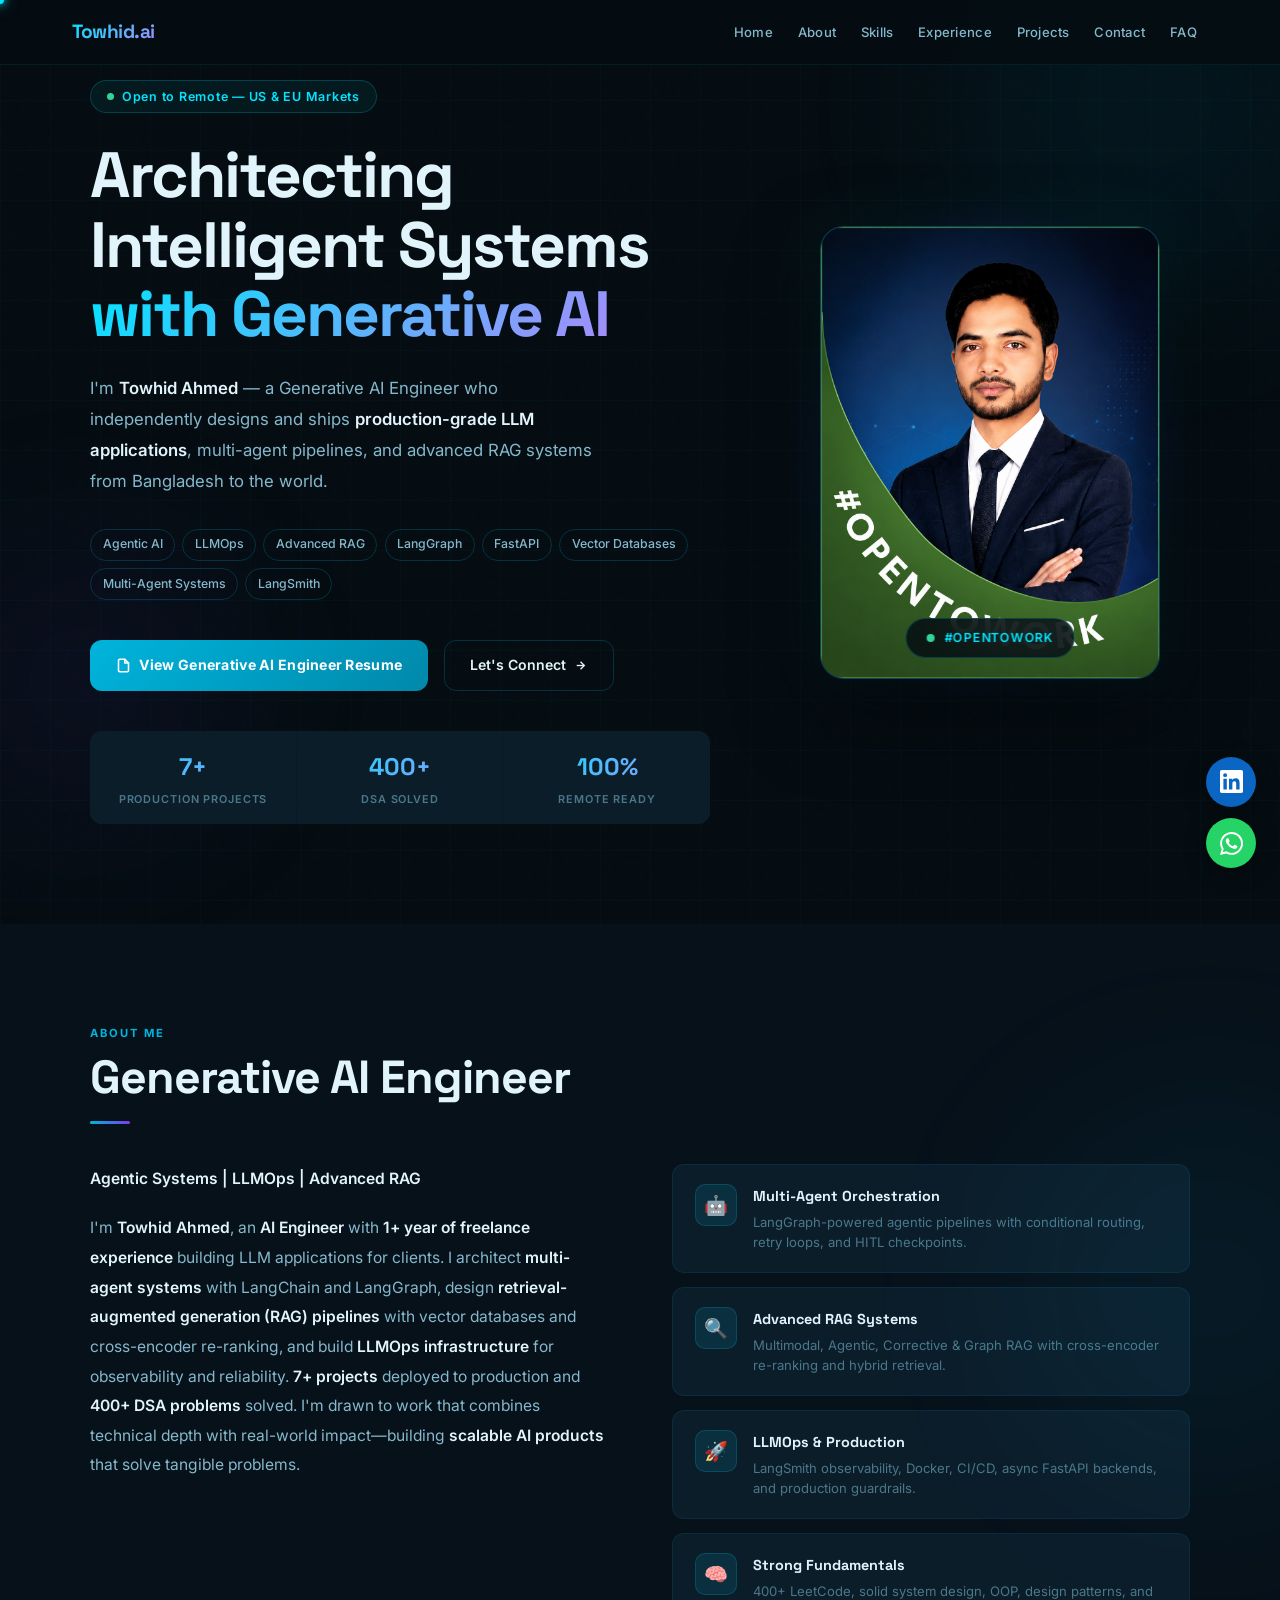
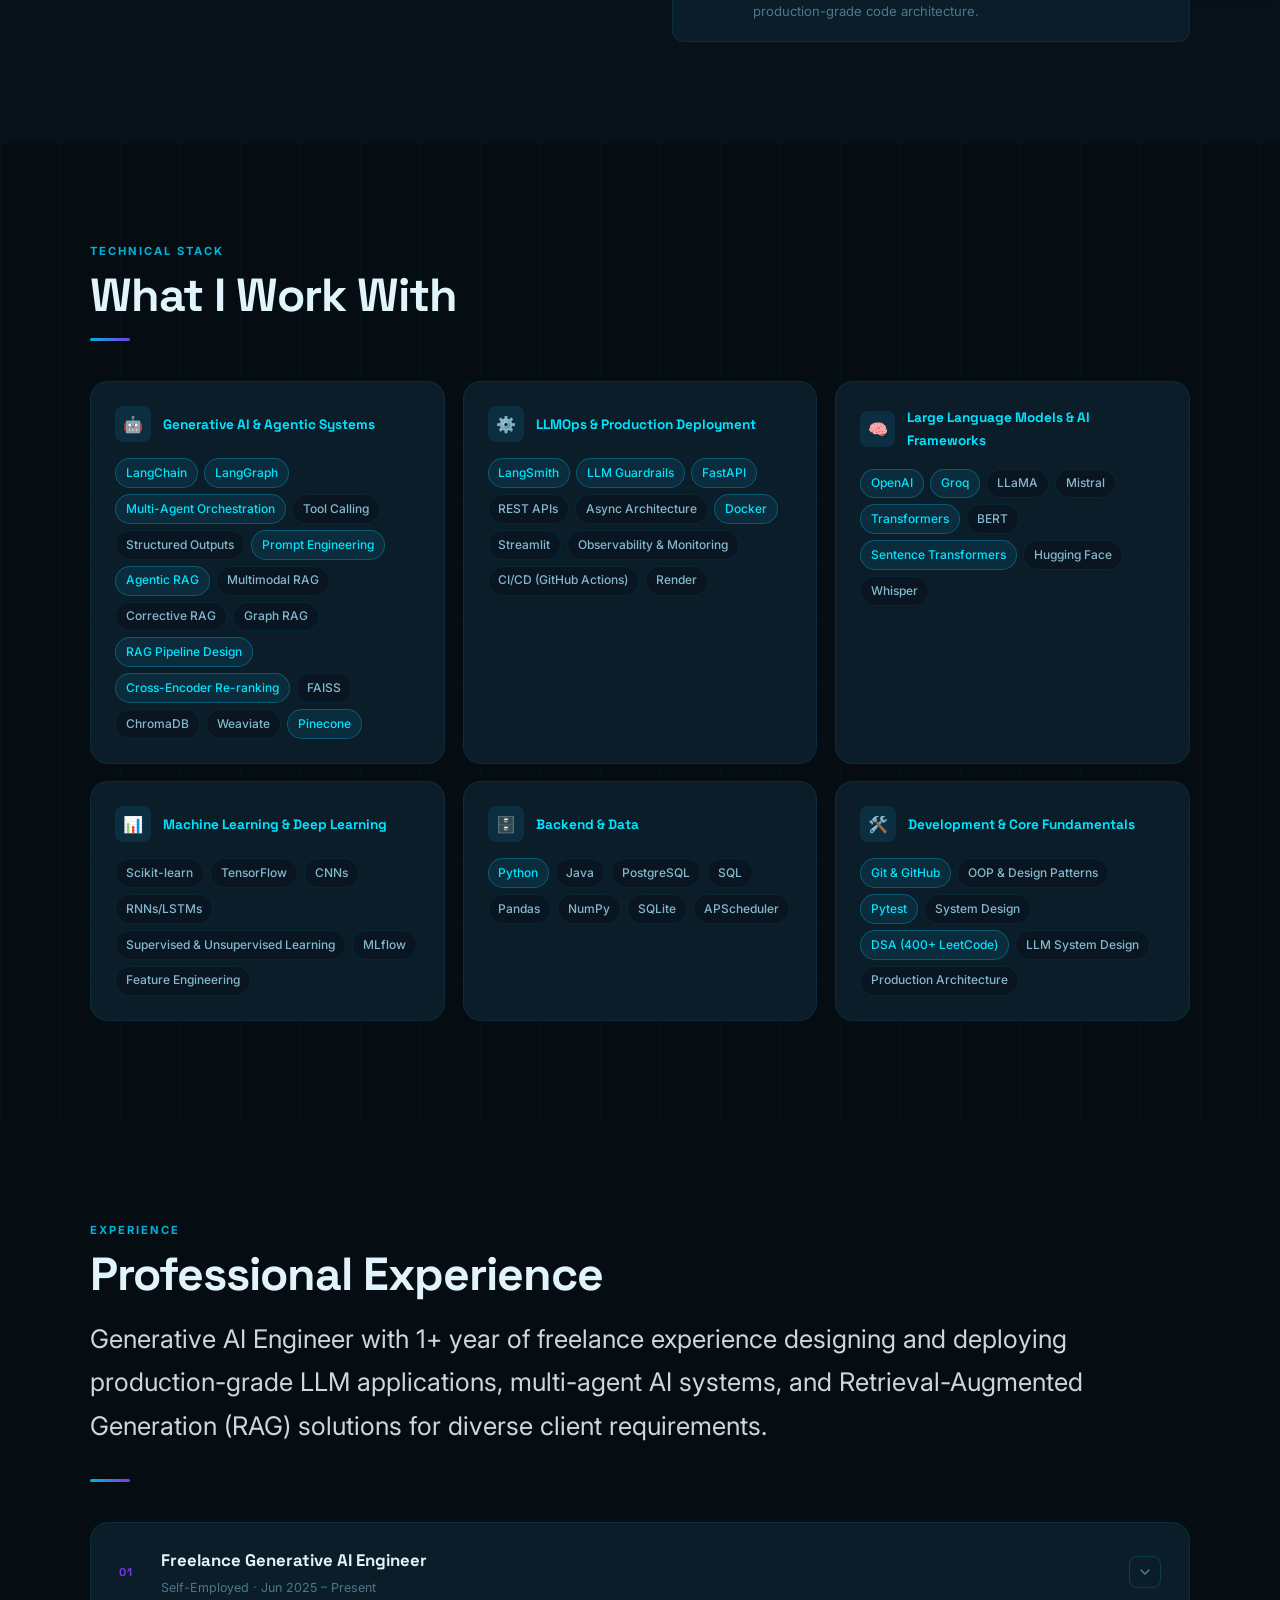
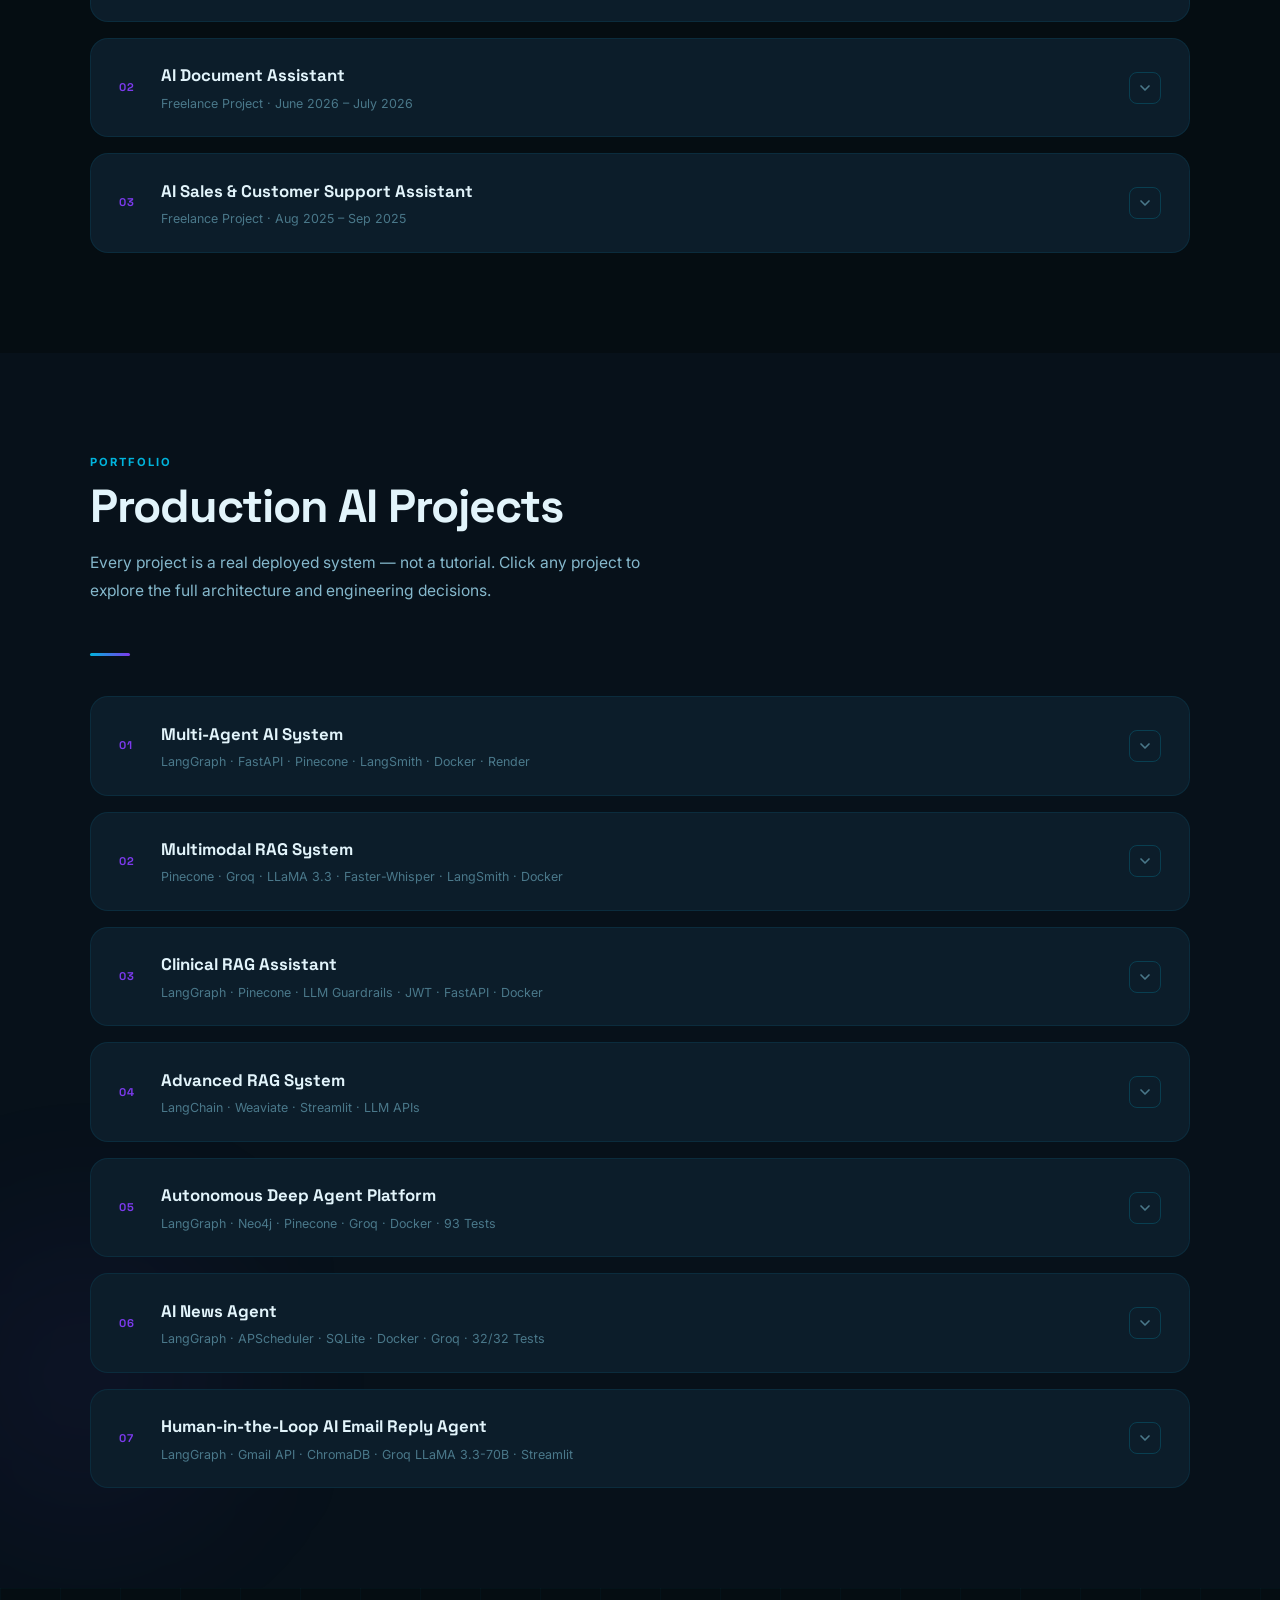
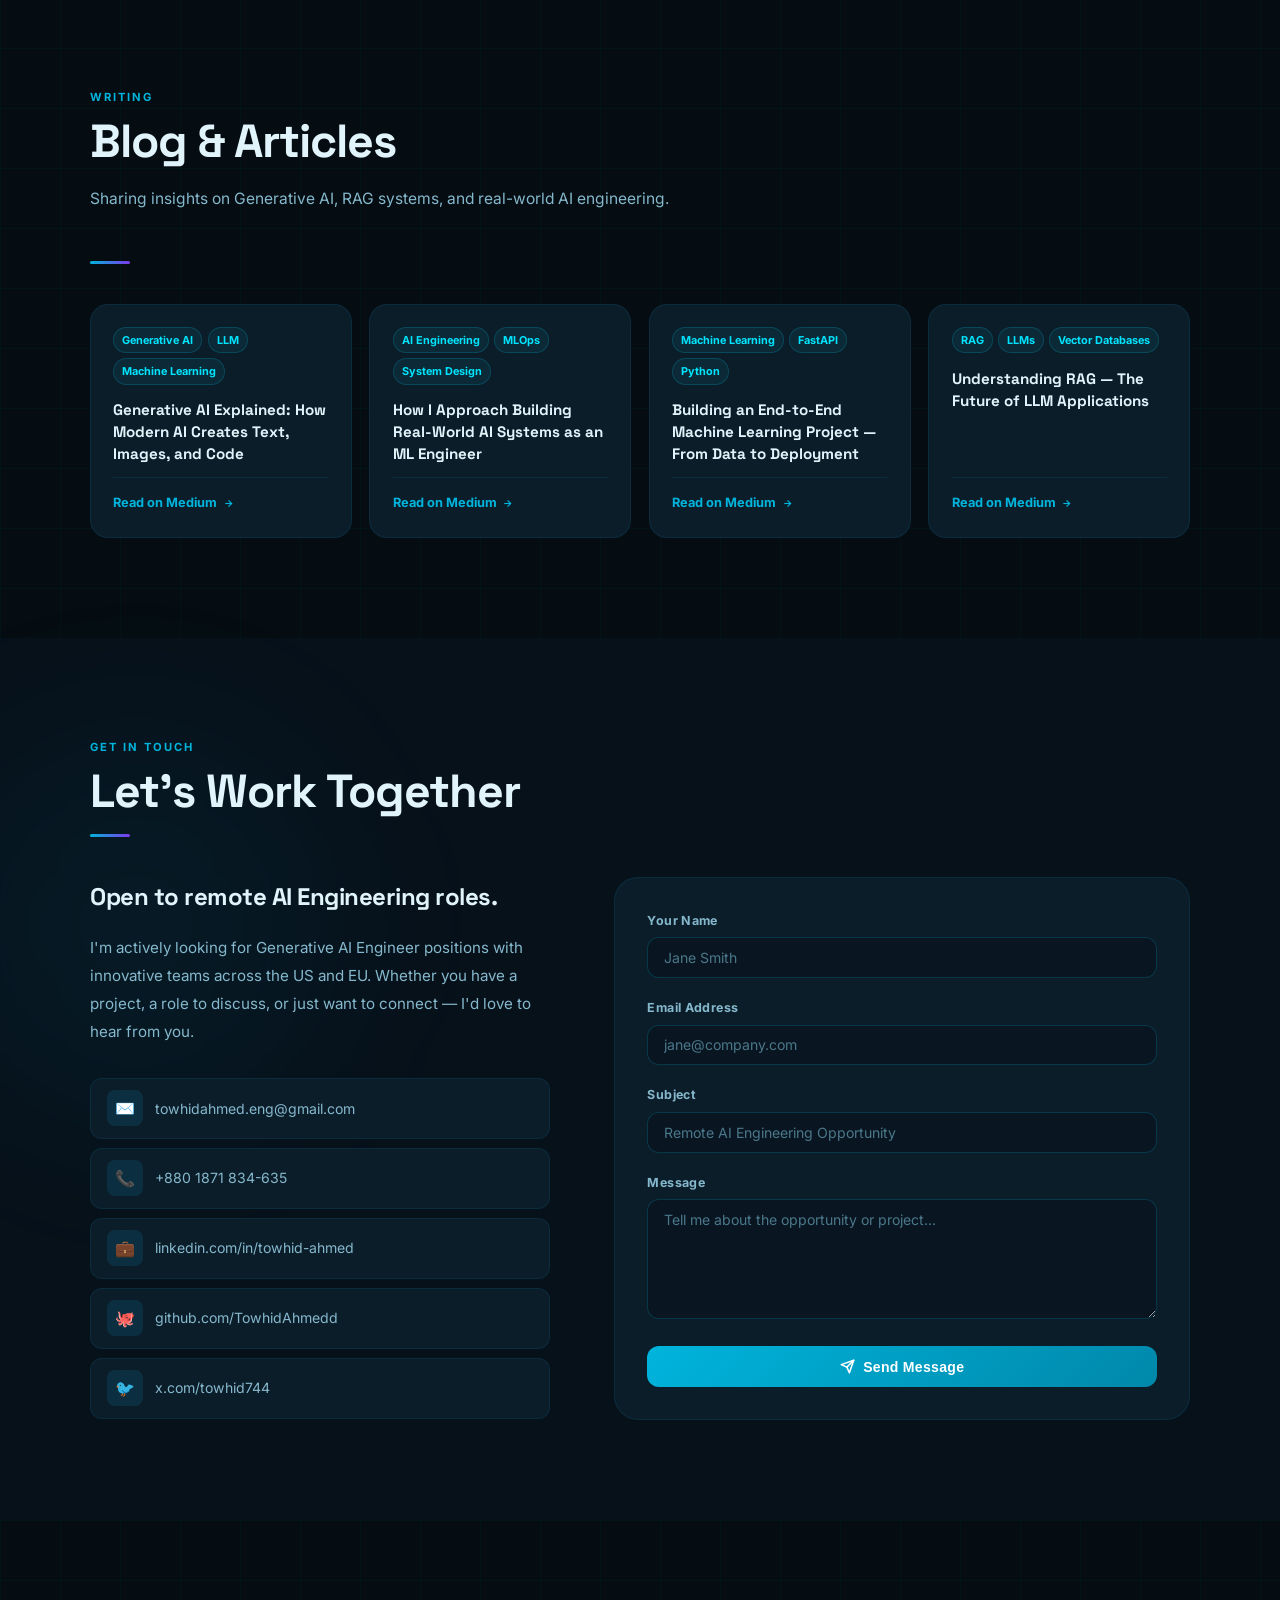
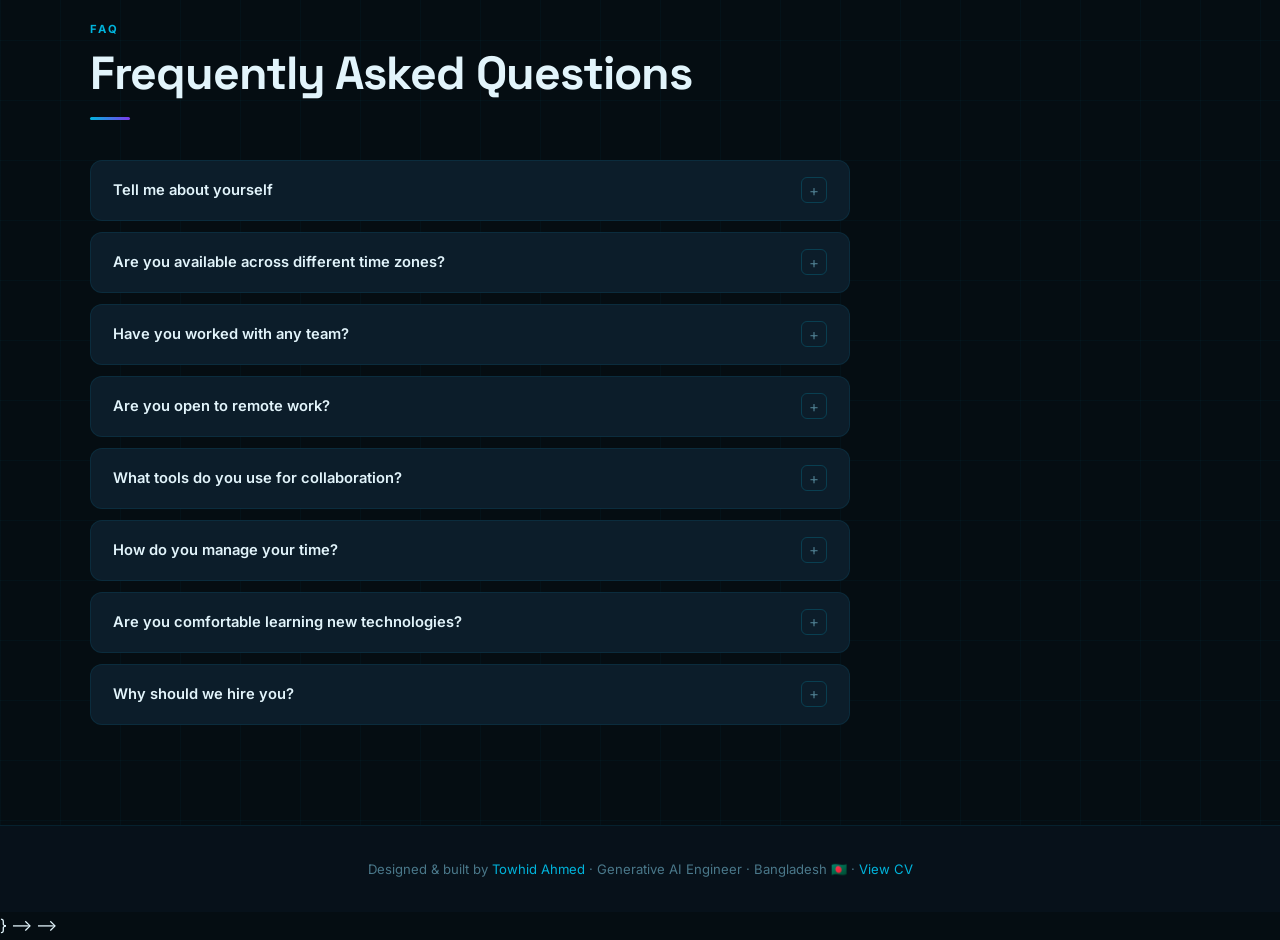
<file: index.html>
<!DOCTYPE html>
<html lang="en">
<head>
<meta charset="UTF-8"/>
<meta name="viewport" content="width=device-width, initial-scale=1.0"/>
<title>Towhid Ahmed — Generative AI Engineer</title>
<link rel="preconnect" href="https://fonts.googleapis.com"/>
<link href="https://fonts.googleapis.com/css2?family=Inter:wght@300;400;500;600;700;800&family=Space+Grotesk:wght@400;500;600;700;800&display=swap" rel="stylesheet"/>
<style>
:root {
  --bg:        #050d12;
  --bg2:       #07111a;
  --bg3:       #091520;
  --card:      #0c1d2a;
  --card2:     #0f2236;
  --border:    rgba(0,180,220,.10);
  --border2:   rgba(0,180,220,.22);
  --accent:    #00b4dc;
  --accent2:   #00e5ff;
  --accent3:   #7c3aed;
  --glow:      rgba(0,180,220,.12);
  --glow2:     rgba(0,229,255,.06);
  --text:      #e2f4fb;
  --text2:     #85b8cc;
  --text3:     #4a788a;
  --purple:    #a78bfa;
  --green:     #34d399;
  --font-h:    'Space Grotesk', sans-serif;
  --font-b:    'Inter', sans-serif;
  --r:         12px;
  --r2:        18px;
  --r3:        24px;
  --ease:      cubic-bezier(.4,0,.2,1);
  --t:         .25s;
}
*,*::before,*::after{box-sizing:border-box;margin:0;padding:0}
html{scroll-behavior:smooth}
body{background:var(--bg);color:var(--text);font-family:var(--font-b);font-size:16px;line-height:1.7;overflow-x:hidden}
::-webkit-scrollbar{width:4px}
::-webkit-scrollbar-track{background:var(--bg)}
::-webkit-scrollbar-thumb{background:linear-gradient(var(--accent),var(--accent3));border-radius:2px}

/* ── NOISE OVERLAY ── */
body::before{content:'';position:fixed;inset:0;background-image:url("data:image/svg+xml,%3Csvg viewBox='0 0 200 200' xmlns='http://www.w3.org/2000/svg'%3E%3Cfilter id='n'%3E%3CfeTurbulence type='fractalNoise' baseFrequency='0.85' numOctaves='4' stitchTiles='stitch'/%3E%3C/filter%3E%3Crect width='100%25' height='100%25' filter='url(%23n)' opacity='0.025'/%3E%3C/svg%3E");pointer-events:none;z-index:0;opacity:.4}

/* ── CUSTOM CURSOR FOLLOW EFFECT ── */
@media (hover:hover) and (pointer:fine){
  body{cursor:none}
  a,button,input,textarea,.pcard,.fi,.hcard,.sc,.bcard,.htag,.pill{cursor:none}
}
.cursor-dot{position:fixed;top:0;left:0;width:8px;height:8px;border-radius:50%;background:var(--accent2);pointer-events:none;z-index:10000;transform:translate(-50%,-50%);box-shadow:0 0 8px var(--accent2),0 0 16px rgba(0,229,255,.5);transition:width .25s var(--ease),height .25s var(--ease),background .25s var(--ease);will-change:transform}
.cursor-ring{position:fixed;top:0;left:0;width:36px;height:36px;border-radius:50%;border:1px solid rgba(0,229,255,.5);pointer-events:none;z-index:9999;transform:translate(-50%,-50%);transition:width .3s var(--ease),height .3s var(--ease),border-color .3s var(--ease),background .3s var(--ease);will-change:transform;backdrop-filter:blur(1px)}
.cursor-dot.hovering{width:10px;height:10px;background:var(--purple)}
.cursor-ring.hovering{width:56px;height:56px;border-color:rgba(167,139,250,.6);background:rgba(124,58,237,.08)}
.cursor-ring.clicking{width:28px;height:28px}
@media (max-width:900px),(hover:none){.cursor-dot,.cursor-ring{display:none}}

/* ── NAV ── */
nav{position:fixed;top:0;left:0;right:0;z-index:1000;background:rgba(5,13,18,.88);backdrop-filter:blur(24px);-webkit-backdrop-filter:blur(24px);border-bottom:1px solid var(--border);transition:transform .4s var(--ease)}
nav.hidden{transform:translateY(-100%)}
.nav-inner{max-width:1200px;margin:0 auto;padding:0 2rem;height:64px;display:flex;align-items:center;justify-content:space-between}
.nav-logo{font-family:var(--font-h);font-size:1.2rem;font-weight:800;text-decoration:none;letter-spacing:-0.5px;background:linear-gradient(135deg,var(--accent2),var(--purple));-webkit-background-clip:text;-webkit-text-fill-color:transparent;background-clip:text}
.nav-links{display:flex;gap:.15rem;list-style:none}
.nav-links a{color:var(--text2);text-decoration:none;font-size:.82rem;font-weight:500;padding:.38rem .7rem;border-radius:8px;transition:all var(--t) var(--ease);letter-spacing:.02em}
.nav-links a:hover{color:var(--accent2);background:var(--glow)}
.hamburger{display:none;background:none;border:1px solid var(--border2);color:var(--text2);padding:.4rem .6rem;border-radius:8px;cursor:pointer;font-size:1.1rem;transition:all var(--t)}
.hamburger:hover{color:var(--accent2)}
.mobile-menu{display:none;flex-direction:column;padding:1rem 2rem;border-top:1px solid var(--border);gap:.15rem}
.mobile-menu a{color:var(--text2);text-decoration:none;font-size:.9rem;padding:.55rem 0;border-bottom:1px solid var(--border);transition:color var(--t)}
.mobile-menu a:hover{color:var(--accent2)}
.mobile-menu.open{display:flex}
@media(max-width:820px){.nav-links{display:none}.hamburger{display:block}}

/* ── CONTAINERS ── */
section{padding:100px 2rem;position:relative}
.container{max-width:1100px;margin:0 auto}
.sec-label{font-size:.7rem;font-weight:700;letter-spacing:.18em;color:var(--accent);text-transform:uppercase;margin-bottom:.5rem}
.sec-title{font-family:var(--font-h);font-size:clamp(1.9rem,4vw,2.9rem);font-weight:800;color:var(--text);line-height:1.15;letter-spacing:-1px;margin-bottom:1rem}
.sec-sub{color:var(--text2);font-size:.975rem;max-width:580px;margin-bottom:3rem;line-height:1.8}
.divider{width:40px;height:3px;background:linear-gradient(90deg,var(--accent),var(--accent3));border-radius:2px;margin-bottom:2.5rem}

/* ── GRID BG EFFECT ── */
.grid-bg{position:absolute;inset:0;background-image:linear-gradient(var(--border) 1px,transparent 1px),linear-gradient(90deg,var(--border) 1px,transparent 1px);background-size:60px 60px;opacity:.35;pointer-events:none}
.radial-bg{position:absolute;inset:0;background:radial-gradient(ellipse 60% 50% at 50% 0%,rgba(0,180,220,.07) 0%,transparent 70%);pointer-events:none}

/* ══════════════════════════════════
   HOME
══════════════════════════════════ */
#home{min-height:100vh;display:flex;align-items:center;padding-top:80px;overflow:hidden}
#home .grid-bg{background-size:50px 50px}
.home-wrap{display:grid;grid-template-columns:1fr 400px;gap:5rem;align-items:center;width:100%;max-width:1100px;margin:0 auto;position:relative;z-index:1}

/* badge */
.avail-badge{display:inline-flex;align-items:center;gap:.5rem;background:rgba(0,229,255,.06);border:1px solid rgba(0,229,255,.2);color:var(--accent2);font-size:.78rem;font-weight:600;padding:.32rem 1rem;border-radius:100px;margin-bottom:1.75rem;letter-spacing:.06em;backdrop-filter:blur(8px)}
.avail-dot{width:7px;height:7px;background:var(--green);border-radius:50%;animation:blink 2s infinite}
@keyframes blink{0%,100%{opacity:1;box-shadow:0 0 0 0 rgba(52,211,153,.5)}50%{opacity:.6;box-shadow:0 0 0 6px rgba(52,211,153,0)}}

/* heading */
.home-title{font-family:var(--font-h);font-size:clamp(2.3rem,5.5vw,4rem);font-weight:800;line-height:1.08;letter-spacing:-2px;margin-bottom:1.5rem}
.home-title .line1{color:var(--text)}
.home-title .line2{background:linear-gradient(135deg,var(--accent2) 0%,var(--purple) 100%);-webkit-background-clip:text;-webkit-text-fill-color:transparent;background-clip:text}
.home-desc{color:var(--text2);font-size:1.05rem;line-height:1.85;margin-bottom:2rem;max-width:520px}
.home-desc strong{color:var(--text);font-weight:600}

/* tags */
.home-tags{display:flex;flex-wrap:wrap;gap:.45rem;margin-bottom:2.5rem}
.htag{font-size:.77rem;padding:.28rem .72rem;border-radius:100px;border:1px solid var(--border2);color:var(--text2);font-weight:500;transition:all var(--t)}
.htag:hover{background:var(--glow);color:var(--accent2);border-color:var(--accent)}

/* CTA */
.home-cta{display:flex;gap:1rem;flex-wrap:wrap}
.btn-p{display:inline-flex;align-items:center;gap:.5rem;background:linear-gradient(135deg,var(--accent) 0%,#0088aa 100%);color:#fff;font-size:.88rem;font-weight:700;padding:.78rem 1.6rem;border-radius:var(--r);text-decoration:none;border:none;cursor:pointer;transition:all var(--t);letter-spacing:.02em;box-shadow:0 0 0 0 rgba(0,180,220,.4)}
.btn-p:hover{transform:translateY(-2px);box-shadow:0 8px 30px rgba(0,180,220,.35),0 0 0 1px rgba(0,229,255,.3)}
.btn-s{display:inline-flex;align-items:center;gap:.5rem;background:transparent;color:var(--text);font-size:.88rem;font-weight:600;padding:.78rem 1.6rem;border-radius:var(--r);text-decoration:none;border:1px solid var(--border2);cursor:pointer;transition:all var(--t)}
.btn-s:hover{background:var(--glow);color:var(--accent2);border-color:var(--accent);transform:translateY(-2px)}

/* photo */
.photo-wrap{position:relative;display:flex;justify-content:center;align-items:center}
.photo-glow{position:absolute;width:340px;height:460px;background:radial-gradient(ellipse at center,rgba(0,180,220,.18) 0%,rgba(124,58,237,.12) 60%,transparent 80%);filter:blur(30px);z-index:0;border-radius:50%}
.photo-card{position:relative;z-index:1;border-radius:var(--r3);overflow:hidden;width:340px;border:1px solid rgba(0,180,220,.25);box-shadow:0 0 60px rgba(0,180,220,.08),0 32px 80px rgba(0,0,0,.6);background:var(--card)}
.photo-card img{width:100%;display:block;object-fit:cover}
.photo-badge{position:absolute;bottom:1.25rem;left:50%;transform:translateX(-50%);white-space:nowrap;background:rgba(5,13,18,.85);backdrop-filter:blur(16px);border:1px solid rgba(0,229,255,.2);border-radius:100px;padding:.5rem 1.25rem;display:flex;align-items:center;gap:.6rem}
.photo-badge-dot{width:8px;height:8px;background:var(--green);border-radius:50%;flex-shrink:0;animation:blink 2s infinite}
.photo-badge-text{font-size:.78rem;font-weight:600;color:var(--accent2);letter-spacing:.06em}

/* stats strip */
.stats-strip{display:grid;grid-template-columns:repeat(3,1fr);gap:1px;background:var(--border);border-radius:var(--r);overflow:hidden;margin-top:2.5rem}
.stat-box{background:var(--card);padding:1rem .75rem;text-align:center}
.stat-n{font-family:var(--font-h);font-size:1.5rem;font-weight:800;background:linear-gradient(135deg,var(--accent2),var(--purple));-webkit-background-clip:text;-webkit-text-fill-color:transparent;background-clip:text}
.stat-l{font-size:.68rem;color:var(--text3);font-weight:600;text-transform:uppercase;letter-spacing:.08em;margin-top:.15rem}

@media(max-width:900px){
  .home-wrap{grid-template-columns:1fr;text-align:center}
  .home-desc{margin:0 auto 2rem}
  .home-tags{justify-content:center}
  .home-cta{justify-content:center}
  .photo-wrap{margin-top:3rem}
  .photo-card{width:260px}
  .photo-glow{width:260px;height:360px}
}

/* ══════════════════════════════════
   ABOUT
══════════════════════════════════ */
#about{background:var(--bg2)}
.about-grid{display:grid;grid-template-columns:1fr 1fr;gap:4rem;align-items:start}
.about-text p{color:var(--text2);margin-bottom:1.25rem;line-height:1.9;font-size:.975rem}
.about-text strong{color:var(--text);font-weight:600}
.hcards{display:flex;flex-direction:column;gap:.9rem}
.hcard{background:var(--card);border:1px solid var(--border);border-radius:var(--r);padding:1.2rem 1.4rem;display:flex;align-items:flex-start;gap:1rem;transition:border-color var(--t),transform var(--t),box-shadow var(--t)}
.hcard:hover{border-color:var(--accent);transform:translateX(5px);box-shadow:0 0 20px rgba(0,180,220,.08)}
.hcard-icon{width:42px;height:42px;border-radius:10px;background:var(--glow);border:1px solid var(--border2);display:flex;align-items:center;justify-content:center;font-size:1.2rem;flex-shrink:0}
.hcard-body h4{font-family:var(--font-h);font-size:.9rem;font-weight:700;color:var(--text);margin-bottom:.2rem}
.hcard-body p{font-size:.82rem;color:var(--text3);line-height:1.55}
@media(max-width:768px){.about-grid{grid-template-columns:1fr;gap:2.5rem}}

/* ══════════════════════════════════
   SKILLS
══════════════════════════════════ */
#skills{background:var(--bg)}
.skills-grid{display:grid;grid-template-columns:repeat(auto-fit,minmax(310px,1fr));gap:1.1rem}
.sc{background:var(--card);border:1px solid var(--border);border-radius:var(--r2);padding:1.5rem;transition:border-color var(--t),transform var(--t),box-shadow var(--t)}
.sc:hover{border-color:var(--accent);transform:translateY(-4px);box-shadow:0 12px 40px rgba(0,0,0,.3),0 0 30px rgba(0,180,220,.06)}
.sc-hd{display:flex;align-items:center;gap:.75rem;margin-bottom:1rem}
.sc-icon{width:36px;height:36px;border-radius:8px;background:var(--glow);display:flex;align-items:center;justify-content:center;font-size:1rem}
.sc-title{font-family:var(--font-h);font-size:.85rem;font-weight:700;color:var(--accent2)}
.pills{display:flex;flex-wrap:wrap;gap:.38rem}
.pill{font-size:.75rem;padding:.23rem .62rem;border-radius:100px;background:var(--bg3);border:1px solid var(--border);color:var(--text2);font-weight:500;transition:all var(--t);cursor:default}
.pill:hover{background:var(--glow);color:var(--accent2);border-color:var(--accent)}
.pill.hl{background:rgba(0,180,220,.1);border-color:rgba(0,180,220,.35);color:var(--accent2)}

/* ══════════════════════════════════
   PROJECTS
══════════════════════════════════ */
#experience{background:var(--bg2)}
.proj-list{display:flex;flex-direction:column;gap:1rem}
.pcard{background:var(--card);border:1px solid var(--border);border-radius:var(--r2);overflow:hidden;transition:border-color var(--t),box-shadow var(--t)}
.pcard:hover{border-color:rgba(0,180,220,.35);box-shadow:0 0 40px rgba(0,0,0,.25),0 0 20px rgba(0,180,220,.05)}
.ph{display:flex;align-items:center;justify-content:space-between;padding:1.4rem 1.75rem;cursor:pointer;gap:1rem;user-select:none}
.ph-left{display:flex;align-items:center;gap:1rem}
.p-num{font-family:var(--font-h);font-size:.7rem;font-weight:800;color:var(--accent3);letter-spacing:.12em;min-width:26px}
.p-info h3{font-family:var(--font-h);font-size:1.05rem;font-weight:700;color:var(--text);transition:color var(--t)}
.pcard:hover .p-info h3{color:var(--accent2)}
.p-info p{font-size:.78rem;color:var(--text3);margin-top:.18rem}
.p-toggle{width:32px;height:32px;border-radius:8px;border:1px solid var(--border2);background:none;color:var(--text3);display:flex;align-items:center;justify-content:center;cursor:pointer;font-size:1rem;flex-shrink:0;transition:all var(--t)}
.p-toggle:hover{background:var(--glow);color:var(--accent2);border-color:var(--accent)}
.p-toggle svg{transition:transform var(--t)}
.p-toggle.open svg{transform:rotate(180deg)}
.pbody{display:none;padding:0 1.75rem 1.75rem;border-top:1px solid var(--border)}
.pbody.open{display:block}
.p-tech{display:flex;flex-wrap:wrap;gap:.38rem;margin:1.2rem 0}
.ttag{font-size:.72rem;padding:.2rem .58rem;border-radius:100px;background:rgba(124,58,237,.1);border:1px solid rgba(167,139,250,.2);color:var(--purple);font-weight:500}

/* FIX: bullets with <strong> tags were breaking because display:flex
   turned every text node + inline <strong> into separate flex items,
   which do not wrap together like normal inline text. Switched to a
   simple block layout with an absolutely-positioned marker instead. */
.p-bullets{list-style:none;display:flex;flex-direction:column;gap:.7rem;margin-bottom:1.2rem}
.p-bullets li{position:relative;padding-left:1.35rem;font-size:.88rem;color:var(--text2);line-height:1.65}
.p-bullets li::before{content:'▸';color:var(--accent);position:absolute;left:0;top:0}
.p-bullets li strong{color:var(--text);font-weight:600}

.p-links{display:flex;gap:.65rem;flex-wrap:wrap}
.plink{display:inline-flex;align-items:center;gap:.4rem;font-size:.8rem;font-weight:700;padding:.38rem .95rem;border-radius:8px;text-decoration:none;transition:all var(--t)}
.plink.gh{border:1px solid var(--border2);color:var(--text2);background:var(--bg3)}
.plink.gh:hover{border-color:var(--accent);color:var(--accent2);background:var(--glow)}
.plink.live{background:linear-gradient(135deg,var(--accent),#0088aa);color:#fff;border:1px solid transparent}
.plink.live:hover{transform:translateY(-2px);box-shadow:0 6px 20px rgba(0,180,220,.3)}

/* ══════════════════════════════════
   BLOG
══════════════════════════════════ */
#blog{background:var(--bg)}
.blog-grid{display:grid;grid-template-columns:repeat(auto-fit,minmax(250px,1fr));gap:1.1rem}
.bcard{background:var(--card);border:1px solid var(--border);border-radius:var(--r2);padding:1.4rem;display:flex;flex-direction:column;text-decoration:none;transition:all var(--t)}
.bcard:hover{border-color:rgba(0,180,220,.35);transform:translateY(-5px);box-shadow:0 20px 60px rgba(0,0,0,.3),0 0 30px rgba(0,180,220,.06)}
.btags{display:flex;flex-wrap:wrap;gap:.32rem;margin-bottom:.9rem}
.btag{font-size:.68rem;padding:.18rem .5rem;border-radius:100px;background:var(--glow2);border:1px solid var(--border2);color:var(--accent2);font-weight:700}
.bcard h3{font-family:var(--font-h);font-size:.95rem;font-weight:700;color:var(--text);line-height:1.45;margin-bottom:.75rem;flex:1;transition:color var(--t)}
.bcard:hover h3{color:var(--accent2)}
.bread{display:inline-flex;align-items:center;gap:.35rem;font-size:.8rem;font-weight:700;color:var(--accent);margin-top:auto;padding-top:.9rem;border-top:1px solid var(--border);transition:gap var(--t)}
.bcard:hover .bread{gap:.6rem}

/* ══════════════════════════════════
   CONTACT
══════════════════════════════════ */
#contact{background:var(--bg2)}
.contact-grid{display:grid;grid-template-columns:1fr 1.25fr;gap:4rem;align-items:start}
.c-info h3{font-family:var(--font-h);font-size:1.5rem;font-weight:800;color:var(--text);margin-bottom:1rem;letter-spacing:-0.5px}
.c-info p{color:var(--text2);font-size:.95rem;line-height:1.85;margin-bottom:2rem}
.c-links{display:flex;flex-direction:column;gap:.6rem}
.clink{display:flex;align-items:center;gap:.75rem;padding:.7rem 1rem;background:var(--card);border:1px solid var(--border);border-radius:var(--r);text-decoration:none;color:var(--text2);font-size:.88rem;transition:all var(--t)}
.clink:hover{border-color:var(--accent);color:var(--accent2);background:var(--glow);transform:translateX(5px)}
.cicon{width:36px;height:36px;border-radius:8px;background:var(--glow);display:flex;align-items:center;justify-content:center;font-size:1rem;flex-shrink:0}
.cf-wrap{background:var(--card);border:1px solid var(--border);border-radius:var(--r3);padding:2rem}
.fg{margin-bottom:1.2rem}
.flbl{display:block;font-size:.78rem;font-weight:700;color:var(--text2);margin-bottom:.38rem;letter-spacing:.03em}
.fc{width:100%;background:var(--bg3);border:1px solid var(--border2);border-radius:var(--r);padding:.68rem 1rem;color:var(--text);font-family:var(--font-b);font-size:.88rem;transition:border-color var(--t),box-shadow var(--t);outline:none;resize:vertical}
.fc::placeholder{color:var(--text3)}
.fc:focus{border-color:var(--accent);box-shadow:0 0 0 3px rgba(0,180,220,.12)}
textarea.fc{min-height:120px}
@media(max-width:768px){.contact-grid{grid-template-columns:1fr;gap:2.5rem}}

/* ══════════════════════════════════
   FAQ
══════════════════════════════════ */
#faq{background:var(--bg)}
.faq-list{max-width:760px;display:flex;flex-direction:column;gap:.65rem}
.fi{background:var(--card);border:1px solid var(--border);border-radius:var(--r);overflow:hidden;transition:border-color var(--t)}
.fi:hover{border-color:var(--border2)}
.fi.open{border-color:rgba(0,180,220,.35)}
.fi-q{display:flex;align-items:center;justify-content:space-between;gap:1rem;padding:1.05rem 1.4rem;cursor:pointer;user-select:none}
.fi-q h4{font-size:.92rem;font-weight:600;color:var(--text);line-height:1.4}
.fi.open .fi-q h4{color:var(--accent2)}
.fi-icon{width:26px;height:26px;border-radius:6px;border:1px solid var(--border2);display:flex;align-items:center;justify-content:center;color:var(--text3);flex-shrink:0;transition:all var(--t);font-size:.95rem}
.fi.open .fi-icon{background:var(--glow);color:var(--accent2);border-color:var(--accent)}
.fi-a{max-height:0;overflow:hidden;transition:max-height .4s var(--ease)}
.fi.open .fi-a{max-height:400px}
.fi-a-inner{padding:0 1.4rem 1.2rem;border-top:1px solid var(--border);padding-top:.9rem;color:var(--text2);font-size:.88rem;line-height:1.8}

/* ══════════════════════════════════
   FLOATING BUTTONS
══════════════════════════════════ */
.float-btns{position:fixed;bottom:2rem;right:1.5rem;display:flex;flex-direction:column;gap:.7rem;z-index:900}
.fbtn{width:50px;height:50px;border-radius:50%;display:flex;align-items:center;justify-content:center;text-decoration:none;transition:all var(--t);box-shadow:0 4px 20px rgba(0,0,0,.5)}
.fbtn:hover{transform:scale(1.14);box-shadow:0 8px 30px rgba(0,0,0,.6)}
.fbtn.wa{background:#25d366}
.fbtn.li{background:#0a66c2}
.fbtn svg{width:23px;height:23px;fill:#fff}

/* ══════════════════════════════════
   FOOTER
══════════════════════════════════ */
footer{background:var(--bg2);border-top:1px solid var(--border);padding:2rem;text-align:center}
footer p{font-size:.82rem;color:var(--text3)}
footer a{color:var(--accent);text-decoration:none}

/* ══════════════════════════════════
   SCROLL REVEAL
══════════════════════════════════ */
.rev{opacity:0;transform:translateY(28px);transition:opacity .6s var(--ease),transform .6s var(--ease)}
.rev.vis{opacity:1;transform:none}
.d1{transition-delay:.1s}.d2{transition-delay:.18s}.d3{transition-delay:.26s}.d4{transition-delay:.34s}

section{scroll-margin-top:64px}
a{color:inherit}

/* glow orbs */
.orb{position:absolute;border-radius:50%;filter:blur(80px);pointer-events:none;z-index:0}
.orb1{width:400px;height:400px;background:rgba(0,180,220,.05);top:-10%;right:-5%}
.orb2{width:300px;height:300px;background:rgba(124,58,237,.06);bottom:10%;left:-5%}
</style>
</head>
<body>

<!-- CUSTOM CURSOR -->
<div class="cursor-dot" id="cursorDot"></div>
<div class="cursor-ring" id="cursorRing"></div>

<!-- NAV -->
<nav id="navbar">
  <div class="nav-inner">
    <a class="nav-logo" href="#home">Towhid.ai</a>
    <ul class="nav-links">
      <li><a href="#home">Home</a></li>
      <li><a href="#about">About</a></li>
      <li><a href="#skills">Skills</a></li>
      <li><a href="#professional-experience">Experience</a></li>
      <li><a href="#experience">Projects</a></li>
      <li><a href="#contact">Contact</a></li>
      <li><a href="#faq">FAQ</a></li>
    </ul>
    <button class="hamburger" id="hamburger">☰</button>
  </div>
  <div class="mobile-menu" id="mobileMenu">
    <a href="#home" onclick="closeMob()">Home</a>
    <a href="#about" onclick="closeMob()">About</a>
    <a href="#skills" onclick="closeMob()">Skills</a>
    <a href="#experience" onclick="closeMob()">Projects</a>
    <a href="#blog" onclick="closeMob()">Blog</a>
    <a href="#contact" onclick="closeMob()">Contact</a>
    <a href="#faq" onclick="closeMob()">FAQ</a>
  </div>
</nav>

<!-- ═══ HOME ═══ -->
<section id="home">
  <div class="grid-bg"></div>
  <div class="orb orb1"></div>
  <div class="orb orb2"></div>
  <div class="home-wrap">
    <div>
      <div class="avail-badge"><span class="avail-dot"></span>Open to Remote — US &amp; EU Markets</div>
      <h1 class="home-title">
        <span class="line1">Architecting<br>Intelligent Systems</span><br>
        <span class="line2">with Generative AI</span>
      </h1>
      <p class="home-desc">
        I'm <strong>Towhid Ahmed</strong> — a Generative AI Engineer who independently designs and ships
        <strong>production-grade LLM applications</strong>, multi-agent pipelines, and advanced RAG systems
        from Bangladesh to the world.
      </p>
      <div class="home-tags">
        <span class="htag">Agentic AI</span>
        <span class="htag">LLMOps</span>
        <span class="htag">Advanced RAG</span>
        <span class="htag">LangGraph</span>
        <span class="htag">FastAPI</span>
        <span class="htag">Vector Databases</span>
        <span class="htag">Multi-Agent Systems</span>
        <span class="htag">LangSmith</span>
      </div>
      <div class="home-cta">
        <a href="https://genai-resume-seven.vercel.app" target="_blank" rel="noopener" class="btn-p">
          <svg width="15" height="15" viewBox="0 0 24 24" fill="none" stroke="currentColor" stroke-width="2.5" stroke-linecap="round" stroke-linejoin="round"><path d="M14 2H6a2 2 0 0 0-2 2v16a2 2 0 0 0 2 2h12a2 2 0 0 0 2-2V8z"/><polyline points="14 2 14 8 20 8"/></svg>
          View Generative AI Engineer Resume
        </a>
        <a href="#contact" class="btn-s">
          Let's Connect
          <svg width="13" height="13" viewBox="0 0 24 24" fill="none" stroke="currentColor" stroke-width="2.5"><line x1="5" y1="12" x2="19" y2="12"/><polyline points="12 5 19 12 12 19"/></svg>
        </a>
      </div>
      <div class="stats-strip" style="margin-top:2.5rem">
        <div class="stat-box"><div class="stat-n">7+</div><div class="stat-l">Production Projects</div></div>
        <div class="stat-box"><div class="stat-n">400+</div><div class="stat-l">DSA Solved</div></div>
        <div class="stat-box"><div class="stat-n">100%</div><div class="stat-l">Remote Ready</div></div>
      </div>
    </div>
    <div class="photo-wrap">
      <div class="photo-glow"></div>
      <div class="photo-card">
        <img src="towhid_portfolio2.png" alt="Towhid Ahmed — Generative AI Engineer"/>
        <div class="photo-badge">
          <span class="photo-badge-dot"></span>
          <span class="photo-badge-text">#OPENTOWORK</span>
        </div>
      </div>
    </div>
  </div>
</section>

<!-- ═══ ABOUT ═══ -->
<section id="about">
  <div class="orb orb1" style="top:20%;right:-10%"></div>
  <div class="container">
    <p class="sec-label rev">About Me</p>
    <h2 class="sec-title rev">Generative AI Engineer</h2>
    <div class="divider rev"></div>
    <div class="about-grid">
      <div class="about-text rev">        
        <p><strong>Agentic Systems | LLMOps | Advanced RAG</strong></p>
        <p>
          I'm <strong>Towhid Ahmed</strong>, an <strong>AI Engineer</strong> with
          <strong>1+ year of freelance experience</strong> building LLM applications for clients.
          I architect <strong>multi-agent systems</strong> with LangChain and LangGraph,
          design <strong>retrieval-augmented generation (RAG) pipelines</strong> with vector databases and cross-encoder re-ranking,
          and build <strong>LLMOps infrastructure</strong> for observability and reliability.
          <strong>7+ projects</strong> deployed to production and
          <strong>400+ DSA problems</strong> solved.
          I'm drawn to work that combines technical depth with real-world impact—building
          <strong>scalable AI products</strong> that solve tangible problems.
        </p>
        
      </div>
      <div class="hcards">
        <div class="hcard rev d1">
          <div class="hcard-icon">🤖</div>
          <div class="hcard-body"><h4>Multi-Agent Orchestration</h4><p>LangGraph-powered agentic pipelines with conditional routing, retry loops, and HITL checkpoints.</p></div>
        </div>
        <div class="hcard rev d2">
          <div class="hcard-icon">🔍</div>
          <div class="hcard-body"><h4>Advanced RAG Systems</h4><p>Multimodal, Agentic, Corrective &amp; Graph RAG with cross-encoder re-ranking and hybrid retrieval.</p></div>
        </div>
        <div class="hcard rev d3">
          <div class="hcard-icon">🚀</div>
          <div class="hcard-body"><h4>LLMOps &amp; Production</h4><p>LangSmith observability, Docker, CI/CD, async FastAPI backends, and production guardrails.</p></div>
        </div>
        <div class="hcard rev d4">
          <div class="hcard-icon">🧠</div>
          <div class="hcard-body"><h4>Strong Fundamentals</h4><p>400+ LeetCode, solid system design, OOP, design patterns, and production-grade code architecture.</p></div>
        </div>
      </div>
    </div>
  </div>
</section>

<!-- ═══ SKILLS ═══ -->
<section id="skills">
  <div class="grid-bg"></div>
  <div class="container" style="position:relative;z-index:1">
    <p class="sec-label rev">Technical Stack</p>
    <h2 class="sec-title rev">What I Work With</h2>
    <div class="divider rev"></div>
    <div class="skills-grid">
      <div class="sc rev">
        <div class="sc-hd"><div class="sc-icon">🤖</div><span class="sc-title">Generative AI &amp; Agentic Systems</span></div>
        <div class="pills">
          <span class="pill hl">LangChain</span><span class="pill hl">LangGraph</span><span class="pill hl">Multi-Agent Orchestration</span>
          <span class="pill">Tool Calling</span><span class="pill">Structured Outputs</span><span class="pill hl">Prompt Engineering</span>
          <span class="pill hl">Agentic RAG</span><span class="pill">Multimodal RAG</span><span class="pill">Corrective RAG</span>
          <span class="pill">Graph RAG</span><span class="pill hl">RAG Pipeline Design</span><span class="pill hl">Cross-Encoder Re-ranking</span>
          <span class="pill">FAISS</span><span class="pill">ChromaDB</span><span class="pill">Weaviate</span><span class="pill hl">Pinecone</span>
        </div>
      </div>
      <div class="sc rev d1">
        <div class="sc-hd"><div class="sc-icon">⚙️</div><span class="sc-title">LLMOps &amp; Production Deployment</span></div>
        <div class="pills">
          <span class="pill hl">LangSmith</span><span class="pill hl">LLM Guardrails</span><span class="pill hl">FastAPI</span>
          <span class="pill">REST APIs</span><span class="pill">Async Architecture</span><span class="pill hl">Docker</span>
          <span class="pill">Streamlit</span><span class="pill">Observability &amp; Monitoring</span><span class="pill">CI/CD (GitHub Actions)</span><span class="pill">Render</span>
        </div>
      </div>
      <div class="sc rev d2">
        <div class="sc-hd"><div class="sc-icon">🧠</div><span class="sc-title">Large Language Models &amp; AI Frameworks</span></div>
        <div class="pills">
          <span class="pill hl">OpenAI</span><span class="pill hl">Groq</span><span class="pill">LLaMA</span><span class="pill">Mistral</span>
          <span class="pill hl">Transformers</span><span class="pill">BERT</span><span class="pill hl">Sentence Transformers</span>
          <span class="pill">Hugging Face</span><span class="pill">Whisper</span>
        </div>
      </div>
      <div class="sc rev">
        <div class="sc-hd"><div class="sc-icon">📊</div><span class="sc-title">Machine Learning &amp; Deep Learning</span></div>
        <div class="pills">
          <span class="pill">Scikit-learn</span><span class="pill">TensorFlow</span><span class="pill">CNNs</span>
          <span class="pill">RNNs/LSTMs</span><span class="pill">Supervised &amp; Unsupervised Learning</span>
          <span class="pill">MLflow</span><span class="pill">Feature Engineering</span>
        </div>
      </div>
      <div class="sc rev d1">
        <div class="sc-hd"><div class="sc-icon">🗄️</div><span class="sc-title">Backend &amp; Data</span></div>
        <div class="pills">
          <span class="pill hl">Python</span><span class="pill">Java</span><span class="pill">PostgreSQL</span><span class="pill">SQL</span>
          <span class="pill">Pandas</span><span class="pill">NumPy</span><span class="pill">SQLite</span><span class="pill">APScheduler</span>
        </div>
      </div>
      <div class="sc rev d2">
        <div class="sc-hd"><div class="sc-icon">🛠️</div><span class="sc-title">Development &amp; Core Fundamentals</span></div>
        <div class="pills">
          <span class="pill hl">Git &amp; GitHub</span><span class="pill">OOP &amp; Design Patterns</span>
          <span class="pill hl">Pytest</span><span class="pill">System Design</span>
          <span class="pill hl">DSA (400+ LeetCode)</span><span class="pill">LLM System Design</span><span class="pill">Production Architecture</span>
        </div>
      </div>
    </div>
  </div>
</section>


  
<!-- ═══ PROFESSIONAL EXPERIENCE ═══ -->
<section id="professional-experience">
  <div class="container" style="position:relative;z-index:1">
    <p class="sec-label rev">Experience</p>
    <h2 class="sec-title rev">Professional Experience</h2>
    <p style="font-size: 1.6rem; color: #d1d5db; margin-bottom: 2rem;">
    Generative AI Engineer with 1+ year of freelance experience designing and deploying production-grade LLM applications, multi-agent AI systems, and Retrieval-Augmented Generation (RAG) solutions for diverse client requirements.
</p>
    <div class="divider rev"></div>
    <div class="proj-list">

      <!-- PE1: Freelance GenAI Engineer -->
      <div class="pcard rev">
        <div class="ph" onclick="toggleP(this)">
          <div class="ph-left">
            <span class="p-num">01</span>
            <div class="p-info">
              <h3>Freelance Generative AI Engineer</h3>
              <p>Self-Employed · Jun 2025 – Present</p>
            </div>
          </div>
          <button class="p-toggle" aria-label="expand"><svg width="16" height="16" viewBox="0 0 24 24" fill="none" stroke="currentColor" stroke-width="2.5" stroke-linecap="round" stroke-linejoin="round"><polyline points="6 9 12 15 18 9"/></svg></button>
        </div>
        <div class="pbody">
          <ul class="p-bullets">
            <li>Building <strong>production-grade Generative AI applications</strong> for real-world use cases with focus on LLM systems, multi-agent architectures, and RAG pipelines.</li>
            <li>Designing and shipping <strong>scalable FastAPI backends</strong>, advanced retrieval systems, and end-to-end AI workflows using LangGraph and LangChain.</li>
            <li>Implementing <strong>LLMOps workflows</strong>, observability via LangSmith, CI/CD automation, and Docker containerization for production deployment.</li>
            <li>Independently architecting, building, testing, and deploying <strong>7+ production AI systems</strong> from concept to live deployment.</li>
          </ul>
        </div>
      </div>

      <!-- PE2: AI Document Assistant -->
      <div class="pcard rev d1">
        <div class="ph" onclick="toggleP(this)">
          <div class="ph-left">
            <span class="p-num">02</span>
            <div class="p-info">
              <h3>AI Document Assistant</h3>
              <p>Freelance Project · June 2026 – July 2026</p>
            </div>
          </div>
          <button class="p-toggle" aria-label="expand"><svg width="16" height="16" viewBox="0 0 24 24" fill="none" stroke="currentColor" stroke-width="2.5" stroke-linecap="round" stroke-linejoin="round"><polyline points="6 9 12 15 18 9"/></svg></button>
        </div>
        <div class="pbody">
          <div class="p-tech">
            <span class="ttag">LangGraph</span><span class="ttag">FastAPI</span><span class="ttag">Pinecone</span><span class="ttag">LangChain</span><span class="ttag">PostgreSQL</span><span class="ttag">Streamlit</span>
          </div>
          <ul class="p-bullets">
            <li>Developed a <strong>3-agent LangGraph workflow</strong> with Pinecone semantic search and citation-based RAG, reducing hallucinations.</li>
            <li>Engineered <strong>7 REST APIs</strong> using FastAPI, LangChain, OpenAI Embeddings, PostgreSQL and Streamlit.</li>
            <li>Built a <strong>production-ready system processing 1,000+ documents</strong> with structured logging, error handling, and session management.</li>
          </ul>
        </div>
      </div>

      <!-- PE3: AI Sales & Customer Support Assistant -->
      <div class="pcard rev d2">
        <div class="ph" onclick="toggleP(this)">
          <div class="ph-left">
            <span class="p-num">03</span>
            <div class="p-info">
              <h3>AI Sales & Customer Support Assistant</h3>
              <p>Freelance Project · Aug 2025 – Sep 2025</p>
            </div>
          </div>
          <button class="p-toggle" aria-label="expand"><svg width="16" height="16" viewBox="0 0 24 24" fill="none" stroke="currentColor" stroke-width="2.5" stroke-linecap="round" stroke-linejoin="round"><polyline points="6 9 12 15 18 9"/></svg></button>
        </div>
        <div class="pbody">
          <div class="p-tech">
            <span class="ttag">LangGraph</span><span class="ttag">FastAPI</span><span class="ttag">Pinecone</span><span class="ttag">Groq</span><span class="ttag">Streamlit</span><span class="ttag">Docker</span><span class="ttag">HuggingFace</span>
          </div>
          <ul class="p-bullets">
            <li>Architected a <strong>multi-agent LangGraph pipeline</strong> (Intent, Retrieval, Response) with Pinecone RAG for automated customer interactions.</li>
            <li>Developed a <strong>FastAPI backend with 6+ REST APIs</strong>, a Streamlit interface, knowledge base upload, and conversational session memory.</li>
            <li>Integrated <strong>Groq LLM, local Hugging Face embeddings, and Pinecone Serverless</strong> to optimize inference cost for the AI assistant.</li>
          </ul>
        </div>
      </div>

    </div>
  </div>
</section>

<!-- ═══ PROJECTS ═══ -->
<section id="experience">
  <div class="orb orb2" style="bottom:5%;right:-5%"></div>
  <div class="container" style="position:relative;z-index:1">
    <p class="sec-label rev">Portfolio</p>
    <h2 class="sec-title rev">Production AI Projects</h2>
    <p class="sec-sub rev">Every project is a real deployed system — not a tutorial. Click any project to explore the full architecture and engineering decisions.</p>
    <div class="divider rev"></div>
    <div class="proj-list">

      <!-- P1 -->
      <div class="pcard rev">
        <div class="ph" onclick="toggleP(this)">
          <div class="ph-left"><span class="p-num">01</span><div class="p-info"><h3>Multi-Agent AI System</h3><p>LangGraph · FastAPI · Pinecone · LangSmith · Docker · Render</p></div></div>
          <button class="p-toggle" aria-label="expand"><svg width="16" height="16" viewBox="0 0 24 24" fill="none" stroke="currentColor" stroke-width="2.5" stroke-linecap="round" stroke-linejoin="round"><polyline points="6 9 12 15 18 9"/></svg></button>
        </div>
        <div class="pbody">
          <div class="p-tech"><span class="ttag">Python</span><span class="ttag">LangGraph</span><span class="ttag">FastAPI</span><span class="ttag">Pinecone</span><span class="ttag">LangSmith</span><span class="ttag">Docker</span><span class="ttag">Render</span></div>
          <ul class="p-bullets">
            <li>Architected a <strong>4-agent LangGraph workflow</strong> (Planner → Retrieval → Search → Synthesizer) with a production FastAPI backend (<code>/chat</code>, <code>/upload</code>, <code>/health</code>, <code>/metrics</code>) supporting async-safe execution for reliable cloud deployment.</li>
            <li>Built an end-to-end <strong>RAG pipeline</strong>: document ingestion (PDF/TXT/Markdown) → chunking → Pinecone vector retrieval → citation synthesis, integrated with Tavily + DuckDuckGo for grounded, up-to-date responses.</li>
            <li>Added <strong>production observability</strong>: LangSmith tracing, structured logging, and in-process latency/error metrics for debugging and workflow evaluation.</li>
            <li>Deployed via <strong>Docker + Render Blueprint</strong> with health checks and optimizations suitable for free-tier, remote-accessible hosting.</li>
          </ul>
          <div class="p-links">
            <a class="plink gh" href="https://github.com/TowhidAhmedd/multi-agent-AI-Orchestrator/tree/main" target="_blank" rel="noopener">
              <svg width="13" height="13" viewBox="0 0 24 24" fill="currentColor"><path d="M12 0C5.37 0 0 5.37 0 12c0 5.3 3.438 9.8 8.205 11.385.6.113.82-.258.82-.577 0-.285-.01-1.04-.015-2.04-3.338.724-4.042-1.61-4.042-1.61C4.422 18.07 3.633 17.7 3.633 17.7c-1.087-.744.084-.729.084-.729 1.205.084 1.838 1.236 1.838 1.236 1.07 1.835 2.809 1.305 3.495.998.108-.776.417-1.305.76-1.605-2.665-.3-5.466-1.332-5.466-5.93 0-1.31.465-2.38 1.235-3.22-.135-.303-.54-1.523.105-3.176 0 0 1.005-.322 3.3 1.23.96-.267 1.98-.399 3-.405 1.02.006 2.04.138 3 .405 2.28-1.552 3.285-1.23 3.285-1.23.645 1.653.24 2.873.12 3.176.765.84 1.23 1.91 1.23 3.22 0 4.61-2.805 5.625-5.475 5.92.42.36.81 1.096.81 2.22 0 1.606-.015 2.896-.015 3.286 0 .315.21.69.825.57C20.565 21.795 24 17.295 24 12c0-6.63-5.37-12-12-12"/></svg>
              GitHub
            </a>
            <a class="plink live" href="https://multi-agent-ai-system-frontend-with.onrender.com" target="_blank" rel="noopener">
              <svg width="13" height="13" viewBox="0 0 24 24" fill="none" stroke="currentColor" stroke-width="2.5"><path d="M18 13v6a2 2 0 01-2 2H5a2 2 0 01-2-2V8a2 2 0 012-2h6M15 3h6v6M10 14L21 3"/></svg>
              Live Demo
            </a>
          </div>
        </div>
      </div>

      <!-- P2 -->
      <div class="pcard rev d1">
        <div class="ph" onclick="toggleP(this)">
          <div class="ph-left"><span class="p-num">02</span><div class="p-info"><h3>Multimodal RAG System</h3><p>Pinecone · Groq · LLaMA 3.3 · Faster-Whisper · LangSmith · Docker</p></div></div>
          <button class="p-toggle" aria-label="expand"><svg width="16" height="16" viewBox="0 0 24 24" fill="none" stroke="currentColor" stroke-width="2.5" stroke-linecap="round" stroke-linejoin="round"><polyline points="6 9 12 15 18 9"/></svg></button>
        </div>
        <div class="pbody">
          <div class="p-tech"><span class="ttag">FastAPI</span><span class="ttag">Streamlit</span><span class="ttag">Pinecone</span><span class="ttag">Groq</span><span class="ttag">Faster-Whisper</span><span class="ttag">LangSmith</span><span class="ttag">Docker</span></div>
          <ul class="p-bullets">
            <li>Architected production-grade <strong>multimodal RAG</strong> (PDF, audio, video) with Faster-Whisper transcription and semantic chunking; implemented <strong>two-stage retrieval</strong> (Pinecone + Cross-Encoder re-ranking), reducing latency by <strong>60%</strong> and improving relevance scores by <strong>25%</strong>.</li>
            <li>Built async FastAPI backend with Groq LLM integration (3 model options), TTL-based query caching, and structured error handling; achieved <strong>&lt;2s P95 latency</strong> on cached queries with <strong>100% test pass rate</strong> (76 unit tests).</li>
            <li>Deployed full-stack on Render with <strong>Docker containerization</strong>, automated CI/CD via GitHub, and LangSmith observability for production monitoring.</li>
          </ul>
          <div class="p-links">
            <a class="plink gh" href="https://github.com/TowhidAhmedd/Multimodel-Rag-With-LLMOps/tree/main" target="_blank" rel="noopener">
              <svg width="13" height="13" viewBox="0 0 24 24" fill="currentColor"><path d="M12 0C5.37 0 0 5.37 0 12c0 5.3 3.438 9.8 8.205 11.385.6.113.82-.258.82-.577 0-.285-.01-1.04-.015-2.04-3.338.724-4.042-1.61-4.042-1.61C4.422 18.07 3.633 17.7 3.633 17.7c-1.087-.744.084-.729.084-.729 1.205.084 1.838 1.236 1.838 1.236 1.07 1.835 2.809 1.305 3.495.998.108-.776.417-1.305.76-1.605-2.665-.3-5.466-1.332-5.466-5.93 0-1.31.465-2.38 1.235-3.22-.135-.303-.54-1.523.105-3.176 0 0 1.005-.322 3.3 1.23.96-.267 1.98-.399 3-.405 1.02.006 2.04.138 3 .405 2.28-1.552 3.285-1.23 3.285-1.23.645 1.653.24 2.873.12 3.176.765.84 1.23 1.91 1.23 3.22 0 4.61-2.805 5.625-5.475 5.92.42.36.81 1.096.81 2.22 0 1.606-.015 2.896-.015 3.286 0 .315.21.69.825.57C20.565 21.795 24 17.295 24 12c0-6.63-5.37-12-12-12"/></svg>
              GitHub
            </a>
          </div>
        </div>
      </div>

      <!-- P3 -->
      <div class="pcard rev d2">
        <div class="ph" onclick="toggleP(this)">
          <div class="ph-left"><span class="p-num">03</span><div class="p-info"><h3>Clinical RAG Assistant</h3><p>LangGraph · Pinecone · LLM Guardrails · JWT · FastAPI · Docker</p></div></div>
          <button class="p-toggle" aria-label="expand"><svg width="16" height="16" viewBox="0 0 24 24" fill="none" stroke="currentColor" stroke-width="2.5" stroke-linecap="round" stroke-linejoin="round"><polyline points="6 9 12 15 18 9"/></svg></button>
        </div>
        <div class="pbody">
          <div class="p-tech"><span class="ttag">LangGraph</span><span class="ttag">Pinecone</span><span class="ttag">LLM Guardrails</span><span class="ttag">Tavily</span><span class="ttag">Streamlit</span><span class="ttag">JWT</span><span class="ttag">Docker</span></div>
          <ul class="p-bullets">
            <li>Architected production-grade medical education AI with a <strong>4-agent LangGraph workflow</strong> (Router → Safety → Retrieval → Answer) and automatic fallback between WEB_ONLY, DOC_ONLY, and HYBRID search modes.</li>
            <li>Implemented RAG pipeline: PDF/DOCX/TXT ingestion → BAAI/bge embeddings → Pinecone retrieval → FlashRank re-ranking → page-level citations with domain whitelist (NIH, CDC, WHO, Mayo Clinic).</li>
            <li>Engineered an <strong>industry-leading 4-layer medical safety system</strong>: (1) regex input filter, (2) LLM safety agent, (3) retrieval threshold guard, (4) output regex filter — blocking diagnosis, dosage, and injection attacks.</li>
            <li>Built secure FastAPI backend with <strong>JWT auth</strong>, API key validation, SlowAPI rate limiting, Pydantic v2 validation, and multipart file enforcement.</li>
          </ul>
          <div class="p-links">
            <a class="plink gh" href="https://github.com/TowhidAhmedd/Clinical-AI/tree/main" target="_blank" rel="noopener">
              <svg width="13" height="13" viewBox="0 0 24 24" fill="currentColor"><path d="M12 0C5.37 0 0 5.37 0 12c0 5.3 3.438 9.8 8.205 11.385.6.113.82-.258.82-.577 0-.285-.01-1.04-.015-2.04-3.338.724-4.042-1.61-4.042-1.61C4.422 18.07 3.633 17.7 3.633 17.7c-1.087-.744.084-.729.084-.729 1.205.084 1.838 1.236 1.838 1.236 1.07 1.835 2.809 1.305 3.495.998.108-.776.417-1.305.76-1.605-2.665-.3-5.466-1.332-5.466-5.93 0-1.31.465-2.38 1.235-3.22-.135-.303-.54-1.523.105-3.176 0 0 1.005-.322 3.3 1.23.96-.267 1.98-.399 3-.405 1.02.006 2.04.138 3 .405 2.28-1.552 3.285-1.23 3.285-1.23.645 1.653.24 2.873.12 3.176.765.84 1.23 1.91 1.23 3.22 0 4.61-2.805 5.625-5.475 5.92.42.36.81 1.096.81 2.22 0 1.606-.015 2.896-.015 3.286 0 .315.21.69.825.57C20.565 21.795 24 17.295 24 12c0-6.63-5.37-12-12-12"/></svg>
              GitHub
            </a>
          </div>
        </div>
      </div>

      <!-- P4 -->
      <div class="pcard rev">
        <div class="ph" onclick="toggleP(this)">
          <div class="ph-left"><span class="p-num">04</span><div class="p-info"><h3>Advanced RAG System</h3><p>LangChain · Weaviate · Streamlit · LLM APIs</p></div></div>
          <button class="p-toggle" aria-label="expand"><svg width="16" height="16" viewBox="0 0 24 24" fill="none" stroke="currentColor" stroke-width="2.5" stroke-linecap="round" stroke-linejoin="round"><polyline points="6 9 12 15 18 9"/></svg></button>
        </div>
        <div class="pbody">
          <div class="p-tech"><span class="ttag">Python</span><span class="ttag">LangChain</span><span class="ttag">Weaviate</span><span class="ttag">LLM APIs</span><span class="ttag">Streamlit</span></div>
          <ul class="p-bullets">
            <li>Designed an LLM-based retrieval system and <strong>AI research assistant</strong> for semantic document search and QA over ML research papers.</li>
            <li>Built an end-to-end RAG pipeline covering PDF ingestion, intelligent chunking, embedding generation, <strong>Weaviate vector search</strong>, and LLM-based response generation.</li>
            <li>Designed a modular architecture separating ingestion, retrieval, LLM orchestration, and UI layers — delivering context-grounded responses that <strong>reduce hallucinations</strong>.</li>
          </ul>
          <div class="p-links">
            <a class="plink gh" href="https://github.com/TowhidAhmedd/Advanced_Rag_ML_Research_Assistant/tree/main" target="_blank" rel="noopener">
              <svg width="13" height="13" viewBox="0 0 24 24" fill="currentColor"><path d="M12 0C5.37 0 0 5.37 0 12c0 5.3 3.438 9.8 8.205 11.385.6.113.82-.258.82-.577 0-.285-.01-1.04-.015-2.04-3.338.724-4.042-1.61-4.042-1.61C4.422 18.07 3.633 17.7 3.633 17.7c-1.087-.744.084-.729.084-.729 1.205.084 1.838 1.236 1.838 1.236 1.07 1.835 2.809 1.305 3.495.998.108-.776.417-1.305.76-1.605-2.665-.3-5.466-1.332-5.466-5.93 0-1.31.465-2.38 1.235-3.22-.135-.303-.54-1.523.105-3.176 0 0 1.005-.322 3.3 1.23.96-.267 1.98-.399 3-.405 1.02.006 2.04.138 3 .405 2.28-1.552 3.285-1.23 3.285-1.23.645 1.653.24 2.873.12 3.176.765.84 1.23 1.91 1.23 3.22 0 4.61-2.805 5.625-5.475 5.92.42.36.81 1.096.81 2.22 0 1.606-.015 2.896-.015 3.286 0 .315.21.69.825.57C20.565 21.795 24 17.295 24 12c0-6.63-5.37-12-12-12"/></svg>
              GitHub
            </a>
          </div>
        </div>
      </div>

      <!-- P5 -->
      <div class="pcard rev d1">
        <div class="ph" onclick="toggleP(this)">
          <div class="ph-left"><span class="p-num">05</span><div class="p-info"><h3>Autonomous Deep Agent Platform</h3><p>LangGraph · Neo4j · Pinecone · Groq · Docker · 93 Tests</p></div></div>
          <button class="p-toggle" aria-label="expand"><svg width="16" height="16" viewBox="0 0 24 24" fill="none" stroke="currentColor" stroke-width="2.5" stroke-linecap="round" stroke-linejoin="round"><polyline points="6 9 12 15 18 9"/></svg></button>
        </div>
        <div class="pbody">
          <div class="p-tech"><span class="ttag">LangGraph</span><span class="ttag">Neo4j</span><span class="ttag">Pinecone</span><span class="ttag">Groq</span><span class="ttag">Streamlit</span><span class="ttag">Docker</span></div>
          <ul class="p-bullets">
            <li>Architected an <strong>8-node LangGraph agent graph</strong> with conditional routing, retry loops, and HITL checkpoints that autonomously plans, researches, retrieves, executes, and self-verifies complex multi-step goals.</li>
            <li>Built a <strong>hybrid RAG pipeline</strong> combining Pinecone semantic vector search with Neo4j graph traversal — extracting entities/relationships via LLM and fusing both retrieval paths for relationship-aware intelligence.</li>
            <li>Implemented a <strong>Verifier Agent</strong> scoring answers on accuracy, completeness, relevance, and clarity; detects hallucinations by comparing claims against grounding context and triggers automated retry loops.</li>
            <li>Shipped production infrastructure with multi-stage Docker, Docker Compose, LangSmith observability, multi-provider LLM support, and <strong>93 passing tests</strong>.</li>
          </ul>
          <div class="p-links">
            <a class="plink gh" href="https://github.com/TowhidAhmedd/agent-deepagent/tree/main" target="_blank" rel="noopener">
              <svg width="13" height="13" viewBox="0 0 24 24" fill="currentColor"><path d="M12 0C5.37 0 0 5.37 0 12c0 5.3 3.438 9.8 8.205 11.385.6.113.82-.258.82-.577 0-.285-.01-1.04-.015-2.04-3.338.724-4.042-1.61-4.042-1.61C4.422 18.07 3.633 17.7 3.633 17.7c-1.087-.744.084-.729.084-.729 1.205.084 1.838 1.236 1.838 1.236 1.07 1.835 2.809 1.305 3.495.998.108-.776.417-1.305.76-1.605-2.665-.3-5.466-1.332-5.466-5.93 0-1.31.465-2.38 1.235-3.22-.135-.303-.54-1.523.105-3.176 0 0 1.005-.322 3.3 1.23.96-.267 1.98-.399 3-.405 1.02.006 2.04.138 3 .405 2.28-1.552 3.285-1.23 3.285-1.23.645 1.653.24 2.873.12 3.176.765.84 1.23 1.91 1.23 3.22 0 4.61-2.805 5.625-5.475 5.92.42.36.81 1.096.81 2.22 0 1.606-.015 2.896-.015 3.286 0 .315.21.69.825.57C20.565 21.795 24 17.295 24 12c0-6.63-5.37-12-12-12"/></svg>
              GitHub
            </a>
          </div>
        </div>
      </div>

      <!-- P6 -->
      <div class="pcard rev d2">
        <div class="ph" onclick="toggleP(this)">
          <div class="ph-left"><span class="p-num">06</span><div class="p-info"><h3>AI News Agent</h3><p>LangGraph · APScheduler · SQLite · Docker · Groq · 32/32 Tests</p></div></div>
          <button class="p-toggle" aria-label="expand"><svg width="16" height="16" viewBox="0 0 24 24" fill="none" stroke="currentColor" stroke-width="2.5" stroke-linecap="round" stroke-linejoin="round"><polyline points="6 9 12 15 18 9"/></svg></button>
        </div>
        <div class="pbody">
          <div class="p-tech"><span class="ttag">LangGraph</span><span class="ttag">LangChain</span><span class="ttag">FastAPI</span><span class="ttag">APScheduler</span><span class="ttag">SQLite</span><span class="ttag">Docker</span><span class="ttag">Groq</span></div>
          <ul class="p-bullets">
            <li>Built a fully automated AI news intelligence system using an <strong>8-node LangGraph multi-agent pipeline</strong> (Discovery → Extraction → Scoring → Dedup → Summarization → Ranking → Newsletter → Email) delivering formatted HTML briefings daily at 6:30 AM — 100% free-tier.</li>
            <li>Engineered stateful async workflow with 8 independently error-resilient agents across <strong>18 RSS sources</strong>, using <strong>parallel batch scoring</strong> (5 articles/call, 3 parallel calls) to minimize latency and token costs.</li>
            <li>Implemented <strong>two-stage deduplication</strong> (URL normalization + Jaccard title similarity) eliminating syndicated duplicates without LLM calls; built a provider-agnostic LLM factory (Groq/OpenRouter/Gemini) enabling zero-code switching.</li>
            <li>Deployed via Docker Compose with APScheduler cron, FastAPI dashboard, LangSmith distributed tracing, and <strong>32/32 test coverage</strong> (unit, integration, end-to-end).</li>
          </ul>
          <div class="p-links">
            <a class="plink gh" href="https://github.com/TowhidAhmedd/agent-ai-news" target="_blank" rel="noopener">
              <svg width="13" height="13" viewBox="0 0 24 24" fill="currentColor"><path d="M12 0C5.37 0 0 5.37 0 12c0 5.3 3.438 9.8 8.205 11.385.6.113.82-.258.82-.577 0-.285-.01-1.04-.015-2.04-3.338.724-4.042-1.61-4.042-1.61C4.422 18.07 3.633 17.7 3.633 17.7c-1.087-.744.084-.729.084-.729 1.205.084 1.838 1.236 1.838 1.236 1.07 1.835 2.809 1.305 3.495.998.108-.776.417-1.305.76-1.605-2.665-.3-5.466-1.332-5.466-5.93 0-1.31.465-2.38 1.235-3.22-.135-.303-.54-1.523.105-3.176 0 0 1.005-.322 3.3 1.23.96-.267 1.98-.399 3-.405 1.02.006 2.04.138 3 .405 2.28-1.552 3.285-1.23 3.285-1.23.645 1.653.24 2.873.12 3.176.765.84 1.23 1.91 1.23 3.22 0 4.61-2.805 5.625-5.475 5.92.42.36.81 1.096.81 2.22 0 1.606-.015 2.896-.015 3.286 0 .315.21.69.825.57C20.565 21.795 24 17.295 24 12c0-6.63-5.37-12-12-12"/></svg>
              GitHub
            </a>
          </div>
        </div>
      </div>

      <!-- P7 -->
      <div class="pcard rev">
        <div class="ph" onclick="toggleP(this)">
          <div class="ph-left"><span class="p-num">07</span><div class="p-info"><h3>Human-in-the-Loop AI Email Reply Agent</h3><p>LangGraph · Gmail API · ChromaDB · Groq LLaMA 3.3-70B · Streamlit</p></div></div>
          <button class="p-toggle" aria-label="expand"><svg width="16" height="16" viewBox="0 0 24 24" fill="none" stroke="currentColor" stroke-width="2.5" stroke-linecap="round" stroke-linejoin="round"><polyline points="6 9 12 15 18 9"/></svg></button>
        </div>
        <div class="pbody">
          <div class="p-tech"><span class="ttag">LangGraph</span><span class="ttag">FastAPI</span><span class="ttag">Groq</span><span class="ttag">Gmail API</span><span class="ttag">ChromaDB</span><span class="ttag">Streamlit</span><span class="ttag">Docker</span></div>
          <ul class="p-bullets">
            <li>Architected a <strong>7-node LangGraph stateful pipeline</strong> (fetch → classify → context retrieval → draft → safety review → human approval → send) with a hard interrupt/resume mechanism — <strong>zero emails are ever sent without explicit human approval</strong>.</li>
            <li>Engineered <strong>multi-layer HITL safety across three independent enforcement points</strong> (routing edge, node-level gate, API validation) so no single failure mode can bypass human control; LLM safety review agent scores drafts for hallucinations, incorrect promises, and sensitive data leakage.</li>
            <li>Built a <strong>ChromaDB vector memory system</strong> retrieving semantically similar past threads, approved drafts, and company knowledge to generate context-aware, personalized replies via cosine similarity search.</li>
            <li>Delivered full-stack Streamlit approval dashboard with inline draft editing, one-click approve/reject, risk score display, and agent analytics — <strong>80%+ test coverage</strong>.</li>
          </ul>
          <div class="p-links">
            <a class="plink gh" href="https://github.com/TowhidAhmedd/agent-email-replay/tree/main" target="_blank" rel="noopener">
              <svg width="13" height="13" viewBox="0 0 24 24" fill="currentColor"><path d="M12 0C5.37 0 0 5.37 0 12c0 5.3 3.438 9.8 8.205 11.385.6.113.82-.258.82-.577 0-.285-.01-1.04-.015-2.04-3.338.724-4.042-1.61-4.042-1.61C4.422 18.07 3.633 17.7 3.633 17.7c-1.087-.744.084-.729.084-.729 1.205.084 1.838 1.236 1.838 1.236 1.07 1.835 2.809 1.305 3.495.998.108-.776.417-1.305.76-1.605-2.665-.3-5.466-1.332-5.466-5.93 0-1.31.465-2.38 1.235-3.22-.135-.303-.54-1.523.105-3.176 0 0 1.005-.322 3.3 1.23.96-.267 1.98-.399 3-.405 1.02.006 2.04.138 3 .405 2.28-1.552 3.285-1.23 3.285-1.23.645 1.653.24 2.873.12 3.176.765.84 1.23 1.91 1.23 3.22 0 4.61-2.805 5.625-5.475 5.92.42.36.81 1.096.81 2.22 0 1.606-.015 2.896-.015 3.286 0 .315.21.69.825.57C20.565 21.795 24 17.295 24 12c0-6.63-5.37-12-12-12"/></svg>
              GitHub
            </a>
          </div>
        </div>
      </div>

    </div>
  </div>
</section>

<!-- ═══ BLOG ═══ -->
<section id="blog">
  <div class="grid-bg"></div>
  <div class="container" style="position:relative;z-index:1">
    <p class="sec-label rev">Writing</p>
    <h2 class="sec-title rev">Blog &amp; Articles</h2>
    <p class="sec-sub rev">Sharing insights on Generative AI, RAG systems, and real-world AI engineering.</p>
    <div class="divider rev"></div>
    <div class="blog-grid">
      <a class="bcard rev" href="https://medium.com/@towhidahmed422/generative-ai-explained-how-modern-ai-creates-text-images-and-code-complete-guide-for-d663e893e600" target="_blank" rel="noopener">
        <div class="btags"><span class="btag">Generative AI</span><span class="btag">LLM</span><span class="btag">Machine Learning</span></div>
        <h3>Generative AI Explained: How Modern AI Creates Text, Images, and Code</h3>
        <div class="bread">Read on Medium <svg width="11" height="11" viewBox="0 0 24 24" fill="none" stroke="currentColor" stroke-width="2.5"><line x1="5" y1="12" x2="19" y2="12"/><polyline points="12 5 19 12 12 19"/></svg></div>
      </a>
      <a class="bcard rev d1" href="https://medium.com/@towhidahmed422/how-i-approach-building-real-world-ai-systems-as-an-ml-engineer-e99abfc9b452" target="_blank" rel="noopener">
        <div class="btags"><span class="btag">AI Engineering</span><span class="btag">MLOps</span><span class="btag">System Design</span></div>
        <h3>How I Approach Building Real-World AI Systems as an ML Engineer</h3>
        <div class="bread">Read on Medium <svg width="11" height="11" viewBox="0 0 24 24" fill="none" stroke="currentColor" stroke-width="2.5"><line x1="5" y1="12" x2="19" y2="12"/><polyline points="12 5 19 12 12 19"/></svg></div>
      </a>
      <a class="bcard rev d2" href="https://medium.com/@towhid4635/building-an-end-to-end-machine-learning-project-from-data-to-deployment-5213707a4d64" target="_blank" rel="noopener">
        <div class="btags"><span class="btag">Machine Learning</span><span class="btag">FastAPI</span><span class="btag">Python</span></div>
        <h3>Building an End-to-End Machine Learning Project — From Data to Deployment</h3>
        <div class="bread">Read on Medium <svg width="11" height="11" viewBox="0 0 24 24" fill="none" stroke="currentColor" stroke-width="2.5"><line x1="5" y1="12" x2="19" y2="12"/><polyline points="12 5 19 12 12 19"/></svg></div>
      </a>
      <a class="bcard rev d3" href="https://medium.com/@towhid4635/understanding-rag-retrieval-augmented-generation-the-future-of-llm-applications-85ebad32d0c8" target="_blank" rel="noopener">
        <div class="btags"><span class="btag">RAG</span><span class="btag">LLMs</span><span class="btag">Vector Databases</span></div>
        <h3>Understanding RAG — The Future of LLM Applications</h3>
        <div class="bread">Read on Medium <svg width="11" height="11" viewBox="0 0 24 24" fill="none" stroke="currentColor" stroke-width="2.5"><line x1="5" y1="12" x2="19" y2="12"/><polyline points="12 5 19 12 12 19"/></svg></div>
      </a>
    </div>
  </div>
</section>

<!-- ═══ CONTACT ═══ -->
<section id="contact">
  <div class="orb orb1" style="top:10%;left:-5%"></div>
  <div class="container" style="position:relative;z-index:1">
    <p class="sec-label rev">Get in Touch</p>
    <h2 class="sec-title rev">Let's Work Together</h2>
    <div class="divider rev"></div>
    <div class="contact-grid">
      <div class="c-info rev">
        <h3>Open to remote AI Engineering roles.</h3>
        <p>I'm actively looking for Generative AI Engineer positions with innovative teams across the US and EU. Whether you have a project, a role to discuss, or just want to connect — I'd love to hear from you.</p>
        <div class="c-links">
          <a class="clink" href="mailto:towhidahmed.eng@gmail.com"><div class="cicon">✉️</div>towhidahmed.eng@gmail.com</a>
          <a class="clink" href="tel:+8801871834635"><div class="cicon">📞</div>+880 1871 834-635</a>
          <a class="clink" href="https://www.linkedin.com/in/towhid-ahmed-5ba096354/" target="_blank" rel="noopener"><div class="cicon">💼</div>linkedin.com/in/towhid-ahmed</a>
          <a class="clink" href="https://github.com/TowhidAhmedd" target="_blank" rel="noopener"><div class="cicon">🐙</div>github.com/TowhidAhmedd</a>
          <a class="clink" href="https://x.com/towhid744" target="_blank" rel="noopener"><div class="cicon">🐦</div>x.com/towhid744</a>
        </div>
      </div>
      <div class="cf-wrap rev d1">
        <div class="fg"><label class="flbl">Your Name</label><input class="fc" type="text" id="cf-name" placeholder="Jane Smith"/></div>
        <div class="fg"><label class="flbl">Email Address</label><input class="fc" type="email" id="cf-email" placeholder="jane@company.com"/></div>
        <div class="fg"><label class="flbl">Subject</label><input class="fc" type="text" id="cf-subject" placeholder="Remote AI Engineering Opportunity"/></div>
        <div class="fg"><label class="flbl">Message</label><textarea class="fc" id="cf-msg" placeholder="Tell me about the opportunity or project..."></textarea></div>
        <button class="btn-p" style="width:100%;justify-content:center" onclick="sendMsg()">
          <svg width="15" height="15" viewBox="0 0 24 24" fill="none" stroke="currentColor" stroke-width="2.5" stroke-linecap="round" stroke-linejoin="round"><line x1="22" y1="2" x2="11" y2="13"/><polygon points="22 2 15 22 11 13 2 9 22 2"/></svg>
          Send Message
        </button>
        <p id="cf-fb" style="margin-top:1rem;font-size:.82rem;text-align:center;display:none"></p>
      </div>
    </div>
  </div>
</section>

<!-- ═══ FAQ ═══ -->
<section id="faq">
  <div class="grid-bg"></div>
  <div class="container" style="position:relative;z-index:1">
    <p class="sec-label rev">FAQ</p>
    <h2 class="sec-title rev">Frequently Asked Questions</h2>
    <div class="divider rev"></div>
    <div class="faq-list">
      <div class="fi rev" onclick="toggleFaq(this)"><div class="fi-q"><h4>Tell me about yourself</h4><div class="fi-icon">+</div></div><div class="fi-a"><div class="fi-a-inner">I'm Towhid Ahmed, a Generative AI Engineer focused on building production-grade LLM applications, Agentic AI systems, and advanced RAG solutions. I specialize in designing end-to-end AI systems using LangGraph, LangChain, vector databases, and LLMOps practices — from retrieval pipelines to deployment and monitoring.<br><br>I have built real-world AI solutions including multi-agent systems, autonomous agents, multimodal RAG applications, and intelligent AI assistants. With strong software engineering fundamentals and 400+ DSA problems solved, I combine AI expertise with scalable system design to build reliable, impactful intelligent products.</div></div></div>
      <div class="fi rev d1" onclick="toggleFaq(this)"><div class="fi-q"><h4>Are you available across different time zones?</h4><div class="fi-icon">+</div></div><div class="fi-a"><div class="fi-a-inner">I am based in Bangladesh (GMT+6), but I am flexible and comfortable working in different time zones depending on team requirements. Overlap with US and EU working hours is manageable for async-first remote teams.</div></div></div>
      <div class="fi rev d2" onclick="toggleFaq(this)"><div class="fi-q"><h4>Have you worked with any team?</h4><div class="fi-icon">+</div></div><div class="fi-a"><div class="fi-a-inner">While I've primarily worked independently, I have direct experience working with clients and managing client requirements. My freelance experience involved understanding diverse client needs for LLM applications, RAG solutions, and multi-agent systems—translating their requirements into technical specifications and delivering production-ready solutions.

I'm comfortable collaborating using Git, GitHub, Slack, and Jira. My independent work has built strong technical discipline and communication skills necessary for teamwork. I'm actively seeking to transition into collaborative team environments where I can contribute my Generative AI expertise while learning from experienced engineers.</div></div></div>
      <div class="fi rev" onclick="toggleFaq(this)"><div class="fi-q"><h4>Are you open to remote work?</h4><div class="fi-icon">+</div></div><div class="fi-a"><div class="fi-a-inner">Yes, I am actively seeking remote opportunities and am comfortable working in distributed teams. Remote-first is my preferred setup.</div></div></div>
      <div class="fi rev d1" onclick="toggleFaq(this)"><div class="fi-q"><h4>What tools do you use for collaboration?</h4><div class="fi-icon">+</div></div><div class="fi-a"><div class="fi-a-inner">I use Git and GitHub for version control and collaboration. I am also familiar with communication and project management tools like Slack, Trello, and Jira.</div></div></div>
      <div class="fi rev d2" onclick="toggleFaq(this)"><div class="fi-q"><h4>How do you manage your time?</h4><div class="fi-icon">+</div></div><div class="fi-a"><div class="fi-a-inner">I prioritize tasks based on importance and deadlines. I break work into smaller, trackable tasks and follow a structured approach to complete projects efficiently and on schedule.</div></div></div>
      <div class="fi rev" onclick="toggleFaq(this)"><div class="fi-q"><h4>Are you comfortable learning new technologies?</h4><div class="fi-icon">+</div></div><div class="fi-a"><div class="fi-a-inner">Absolutely. I actively learn and explore new technologies with a strong focus on Generative AI, LLMs, agentic systems, RAG architectures, and emerging AI tools. I enjoy quickly adapting to new technologies and applying them to build practical, real-world solutions.</div></div></div>
      <div class="fi rev d1" onclick="toggleFaq(this)"><div class="fi-q"><h4>Why should we hire you?</h4><div class="fi-icon">+</div></div><div class="fi-a"><div class="fi-a-inner">I bring hands-on experience designing and building end-to-end Generative AI systems — including LLM applications, RAG pipelines, and agent-based workflows — with a proven ability to independently learn, build, and deploy real-world AI solutions. I am highly motivated to contribute to an AI team, solve challenging problems, and continuously push my technical skills forward.</div></div></div>
    </div>
  </div>
</section>

<!-- FOOTER -->
<footer>
  <p>Designed &amp; built by <a href="#home">Towhid Ahmed</a> · Generative AI Engineer · Bangladesh 🇧🇩 · <a href="https://genai-resume-seven.vercel.app" target="_blank">View CV</a></p>
</footer>

<!-- FLOATING BTNS -->
<div class="float-btns">
  <a class="fbtn li" href="https://www.linkedin.com/in/towhid-ahmed-5ba096354/" target="_blank" rel="noopener" aria-label="LinkedIn">
    <svg viewBox="0 0 24 24"><path d="M20.447 20.452h-3.554v-5.569c0-1.328-.027-3.037-1.852-3.037-1.853 0-2.136 1.445-2.136 2.939v5.667H9.351V9h3.414v1.561h.046c.477-.9 1.637-1.85 3.37-1.85 3.601 0 4.267 2.37 4.267 5.455v6.286zM5.337 7.433a2.062 2.062 0 01-2.063-2.065 2.064 2.064 0 112.063 2.065zm1.782 13.019H3.555V9h3.564v11.452zM22.225 0H1.771C.792 0 0 .774 0 1.729v20.542C0 23.227.792 24 1.771 24h20.451C23.2 24 24 23.227 24 22.271V1.729C24 .774 23.2 0 22.222 0h.003z"/></svg>
  </a>
  <a class="fbtn wa" href="https://wa.me/8801871834635" target="_blank" rel="noopener" aria-label="WhatsApp">
    <svg viewBox="0 0 24 24"><path d="M17.472 14.382c-.297-.149-1.758-.867-2.03-.967-.273-.099-.471-.148-.67.15-.197.297-.767.966-.94 1.164-.173.199-.347.223-.644.075-.297-.15-1.255-.463-2.39-1.475-.883-.788-1.48-1.761-1.653-2.059-.173-.297-.018-.458.13-.606.134-.133.298-.347.446-.52.149-.174.198-.298.298-.497.099-.198.05-.371-.025-.52-.075-.149-.669-1.612-.916-2.207-.242-.579-.487-.5-.669-.51-.173-.008-.371-.01-.57-.01-.198 0-.52.074-.792.372-.272.297-1.04 1.016-1.04 2.479 0 1.462 1.065 2.875 1.213 3.074.149.198 2.096 3.2 5.077 4.487.709.306 1.262.489 1.694.625.712.227 1.36.195 1.871.118.571-.085 1.758-.719 2.006-1.413.248-.694.248-1.289.173-1.413-.074-.124-.272-.198-.57-.347m-5.421 7.403h-.004a9.87 9.87 0 01-5.031-1.378l-.361-.214-3.741.982.998-3.648-.235-.374a9.86 9.86 0 01-1.51-5.26c.001-5.45 4.436-9.884 9.888-9.884 2.64 0 5.122 1.03 6.988 2.898a9.825 9.825 0 012.893 6.994c-.003 5.45-4.437 9.884-9.885 9.884m8.413-18.297A11.815 11.815 0 0012.05 0C5.495 0 .16 5.335.157 11.892c0 2.096.547 4.142 1.588 5.945L.057 24l6.305-1.654a11.882 11.882 0 005.683 1.448h.005c6.554 0 11.89-5.335 11.893-11.893a11.821 11.821 0 00-3.48-8.413z"/></svg>
  </a>
</div>

<script>
// ═══ CUSTOM CURSOR FOLLOW EFFECT ═══
(function(){
  var dot = document.getElementById('cursorDot');
  var ring = document.getElementById('cursorRing');
  if(!dot || !ring) return;
  if(window.matchMedia('(hover: none), (pointer: coarse)').matches) return;

  var mouseX = -100, mouseY = -100;
  var ringX = -100, ringY = -100;

  window.addEventListener('mousemove', function(e){
    mouseX = e.clientX;
    mouseY = e.clientY;
    dot.style.transform = 'translate(' + mouseX + 'px,' + mouseY + 'px) translate(-50%,-50%)';
  }, {passive:true});

  function loop(){
    // easing so the ring trails behind the dot
    ringX += (mouseX - ringX) * 0.16;
    ringY += (mouseY - ringY) * 0.16;
    ring.style.transform = 'translate(' + ringX + 'px,' + ringY + 'px) translate(-50%,-50%)';
    requestAnimationFrame(loop);
  }
  requestAnimationFrame(loop);

  window.addEventListener('mousedown', function(){ ring.classList.add('clicking'); }, {passive:true});
  window.addEventListener('mouseup', function(){ ring.classList.remove('clicking'); }, {passive:true});

  document.addEventListener('mouseleave', function(){ dot.style.opacity = '0'; ring.style.opacity = '0'; });
  document.addEventListener('mouseenter', function(){ dot.style.opacity = '1'; ring.style.opacity = '1'; });

  var hoverSelector = 'a, button, input, textarea, .pcard, .fi, .hcard, .sc, .bcard, .htag, .pill, .clink, .fbtn';
  document.querySelectorAll(hoverSelector).forEach(function(el){
    el.addEventListener('mouseenter', function(){ dot.classList.add('hovering'); ring.classList.add('hovering'); });
    el.addEventListener('mouseleave', function(){ dot.classList.remove('hovering'); ring.classList.remove('hovering'); });
  });
})();

// Nav hide/show
let lastY=0;const nav=document.getElementById('navbar');
window.addEventListener('scroll',()=>{const y=window.scrollY;if(y>lastY&&y>80)nav.classList.add('hidden');else nav.classList.remove('hidden');lastY=y},{passive:true});

// Mobile
document.getElementById('hamburger').addEventListener('click',()=>document.getElementById('mobileMenu').classList.toggle('open'));
function closeMob(){document.getElementById('mobileMenu').classList.remove('open')}

// Reveal
const ios=new IntersectionObserver(entries=>{entries.forEach(e=>{if(e.isIntersecting){e.target.classList.add('vis');ios.unobserve(e.target)}})},{threshold:.08,rootMargin:'0px 0px -30px 0px'});
document.querySelectorAll('.rev').forEach(el=>ios.observe(el));

// Project accordion
function toggleP(hdr){
  const card=hdr.closest('.pcard'),body=card.querySelector('.pbody'),btn=card.querySelector('.p-toggle'),open=body.classList.contains('open');
  document.querySelectorAll('.pbody.open').forEach(b=>b.classList.remove('open'));
  document.querySelectorAll('.p-toggle.open').forEach(b=>b.classList.remove('open'));
  if(!open){body.classList.add('open');btn.classList.add('open')}
}

// FAQ
function toggleFaq(item){
  const open=item.classList.contains('open');
  document.querySelectorAll('.fi.open').forEach(i=>{i.classList.remove('open');i.querySelector('.fi-icon').textContent='+'});
  if(!open){item.classList.add('open');item.querySelector('.fi-icon').textContent='−'}
}

// Contact
async function sendMsg() {
  const n  = document.getElementById('cf-name').value.trim();
  const e  = document.getElementById('cf-email').value.trim();
  const s  = document.getElementById('cf-subject').value.trim();
  const m  = document.getElementById('cf-msg').value.trim();
  const fb = document.getElementById('cf-fb');
  const btn = document.querySelector('.cf-wrap .btn-p');

  // ── validation ──
  if (!n || !e || !m) {
    fb.innerHTML          = '⚠ Please fill in your name, email, and message.';
    fb.style.color        = '#f87171';
    fb.style.background   = 'rgba(248,113,113,.06)';
    fb.style.border       = '1px solid rgba(248,113,113,.2)';
    fb.style.borderRadius = '10px';
    fb.style.padding      = '1rem 1.1rem';
    fb.style.display      = 'block';
    return;
  }

  // ── loading state ──
  btn.disabled    = true;
  btn.textContent = 'Sending…';
  fb.style.display = 'none';

  try {
    await emailjs.send('YOUR_SERVICE_ID', 'YOUR_TEMPLATE_ID', {
      from_name:  n,
      from_email: e,
      subject:    s || 'Portfolio Contact from ' + n,
      message:    m,
      reply_to:   e,
    });

    // ── success ──
    fb.innerHTML =
      '<strong style="color:#e2f4fb">✓ Message received — thank you, ' + n + '!</strong><br><br>' +
      '<span style="color:#85b8cc">I\'ll get back to you at <strong style="color:#e2f4fb">' + e + '</strong> as soon as possible.</span>';
    fb.style.color        = '#85b8cc';
    fb.style.background   = 'rgba(52,211,153,.06)';
    fb.style.border       = '1px solid rgba(52,211,153,.2)';
    fb.style.borderRadius = '10px';
    fb.style.padding      = '1rem 1.1rem';
    fb.style.display      = 'block';

    // clear fields
    document.getElementById('cf-name').value    = '';
    document.getElementById('cf-email').value   = '';
    document.getElementById('cf-subject').value = '';
    document.getElementById('cf-msg').value     = '';

  } catch (error) {
    // ── error ──
    fb.innerHTML =
      '<strong style="color:#f87171">⚠ Something went wrong.</strong><br><br>' +
      '<span style="color:#85b8cc">Please reach me directly:<br><br>' +
      '📧 <a href="mailto:towhidahmed.eng@gmail.com" style="color:#00b4dc;text-decoration:none">towhidahmed.eng@gmail.com</a><br>' +
      '💬 <a href="https://wa.me/8801871834635" style="color:#00b4dc;text-decoration:none">WhatsApp is also available — +880 1871 834-635</a><br>' +
      '💼 <a href="https://www.linkedin.com/in/towhid-ahmed-5ba096354/" target="_blank" style="color:#00b4dc;text-decoration:none">LinkedIn — Towhid Ahmed</a>' +
      '</span>';
    fb.style.color        = '#85b8cc';
    fb.style.background   = 'rgba(248,113,113,.06)';
    fb.style.border       = '1px solid rgba(248,113,113,.2)';
    fb.style.borderRadius = '10px';
    fb.style.padding      = '1rem 1.1rem';
    fb.style.display      = 'block';
  }

  // ── restore button ──
  btn.disabled    = false;
  btn.innerHTML   =
    '<svg width="15" height="15" viewBox="0 0 24 24" fill="none" stroke="currentColor" stroke-width="2.5" stroke-linecap="round" stroke-linejoin="round"><line x1="22" y1="2" x2="11" y2="13"/><polygon points="22 2 15 22 11 13 2 9 22 2"/></svg>' +
    ' Send Message';
}
</script>
</body>
</html>



  

<!-- ═══ CONTACT ═══ -->
<!-- Towhid -->
<!-- <section id="contact">
  <div class="orb orb1" style="top:10%;left:-5%"></div>
  <div class="container" style="position:relative;z-index:1">
    <p class="sec-label rev">Get in Touch</p>
    <h2 class="sec-title rev">Let's Work Together</h2>
    <div class="divider rev"></div>
    <div class="contact-grid">
      <div class="c-info rev">
        <h3>Open to remote AI Engineering roles.</h3>
        <p>I'm actively looking for Generative AI Engineer positions with innovative teams across the US and EU. Whether you have a project, a role to discuss, or just want to connect — I'd love to hear from you.</p>
        <div class="c-links">
          <a class="clink" href="mailto:mdt169068@gmail.com"><div class="cicon">✉️</div>mdt169068@gmail.com</a>
          <a class="clink" href="tel:+8801871834635"><div class="cicon">📞</div>+880 1871 834-635</a>
          <a class="clink" href="https://www.linkedin.com/in/towhid-ahmed-5ba096354/" target="_blank" rel="noopener"><div class="cicon">💼</div>linkedin.com/in/towhid-ahmed</a>
          <a class="clink" href="https://github.com/TowhidAhmedd" target="_blank" rel="noopener"><div class="cicon">🐙</div>github.com/TowhidAhmedd</a>
          <a class="clink" href="https://x.com/towhid744" target="_blank" rel="noopener"><div class="cicon">🐦</div>x.com/towhid744</a>
        </div>
      </div>
      <div class="cf-wrap rev d1">
        <div class="fg"><label class="flbl">Your Name</label><input class="fc" type="text" id="cf-name" placeholder="Jane Smith"/></div>
        <div class="fg"><label class="flbl">Email Address</label><input class="fc" type="email" id="cf-email" placeholder="jane@company.com"/></div>
        <div class="fg"><label class="flbl">Subject</label><input class="fc" type="text" id="cf-subject" placeholder="Remote AI Engineering Opportunity"/></div>
        <div class="fg"><label class="flbl">Message</label><textarea class="fc" id="cf-msg" placeholder="Tell me about the opportunity or project..."></textarea></div>
        <button class="btn-p" style="width:100%;justify-content:center" onclick="sendMsg()">
          <svg width="15" height="15" viewBox="0 0 24 24" fill="none" stroke="currentColor" stroke-width="2.5" stroke-linecap="round" stroke-linejoin="round"><line x1="22" y1="2" x2="11" y2="13"/><polygon points="22 2 15 22 11 13 2 9 22 2"/></svg>
          Send Message
        </button>
        <p id="cf-fb" style="margin-top:1rem;font-size:.82rem;text-align:center;display:none"></p>
      </div>
    </div>
  </div>
</section>

<!-- ═══ FAQ ═══ -->
<!-- <section id="faq">
  <div class="grid-bg"></div>
  <div class="container" style="position:relative;z-index:1">
    <p class="sec-label rev">FAQ</p>
    <h2 class="sec-title rev">Frequently Asked Questions</h2>
    <div class="divider rev"></div>
    <div class="faq-list">
      <div class="fi rev" onclick="toggleFaq(this)"><div class="fi-q"><h4>Tell me about yourself</h4><div class="fi-icon">+</div></div><div class="fi-a"><div class="fi-a-inner">I'm Towhid Ahmed, a Generative AI Engineer focused on building production-grade LLM applications, Agentic AI systems, and advanced RAG solutions. I specialize in designing end-to-end AI systems using LangGraph, LangChain, vector databases, and LLMOps practices — from retrieval pipelines to deployment and monitoring.<br><br>I have built real-world AI solutions including multi-agent systems, autonomous agents, multimodal RAG applications, and intelligent AI assistants. With strong software engineering fundamentals and 400+ DSA problems solved, I combine AI expertise with scalable system design to build reliable, impactful intelligent products.</div></div></div>
      <div class="fi rev d1" onclick="toggleFaq(this)"><div class="fi-q"><h4>Are you available across different time zones?</h4><div class="fi-icon">+</div></div><div class="fi-a"><div class="fi-a-inner">I am based in Bangladesh (GMT+6), but I am flexible and comfortable working in different time zones depending on team requirements. Overlap with US and EU working hours is manageable for async-first remote teams.</div></div></div>
      <div class="fi rev d2" onclick="toggleFaq(this)"><div class="fi-q"><h4>Have you worked with any team?</h4><div class="fi-icon">+</div></div><div class="fi-a"><div class="fi-a-inner">I have primarily worked independently on my projects, which helped me develop strong self-learning and problem-solving skills. I am comfortable collaborating with teams and using tools like GitHub for version control and project management.</div></div></div>
      <div class="fi rev" onclick="toggleFaq(this)"><div class="fi-q"><h4>Are you open to remote work?</h4><div class="fi-icon">+</div></div><div class="fi-a"><div class="fi-a-inner">Yes, I am actively seeking remote opportunities and am comfortable working in distributed teams. Remote-first is my preferred setup.</div></div></div>
      <div class="fi rev d1" onclick="toggleFaq(this)"><div class="fi-q"><h4>What tools do you use for collaboration?</h4><div class="fi-icon">+</div></div><div class="fi-a"><div class="fi-a-inner">I use Git and GitHub for version control and collaboration. I am also familiar with communication and project management tools like Slack, Trello, and Jira.</div></div></div>
      <div class="fi rev d2" onclick="toggleFaq(this)"><div class="fi-q"><h4>How do you manage your time?</h4><div class="fi-icon">+</div></div><div class="fi-a"><div class="fi-a-inner">I prioritize tasks based on importance and deadlines. I break work into smaller, trackable tasks and follow a structured approach to complete projects efficiently and on schedule.</div></div></div>
      <div class="fi rev" onclick="toggleFaq(this)"><div class="fi-q"><h4>Are you comfortable learning new technologies?</h4><div class="fi-icon">+</div></div><div class="fi-a"><div class="fi-a-inner">Absolutely. I actively learn and explore new technologies with a strong focus on Generative AI, LLMs, agentic systems, RAG architectures, and emerging AI tools. I enjoy quickly adapting to new technologies and applying them to build practical, real-world solutions.</div></div></div>
      <div class="fi rev d1" onclick="toggleFaq(this)"><div class="fi-q"><h4>Why should we hire you?</h4><div class="fi-icon">+</div></div><div class="fi-a"><div class="fi-a-inner">I bring hands-on experience designing and building end-to-end Generative AI systems — including LLM applications, RAG pipelines, and agent-based workflows — with a proven ability to independently learn, build, and deploy real-world AI solutions. I am highly motivated to contribute to an AI team, solve challenging problems, and continuously push my technical skills forward.</div></div></div>
    </div>
  </div>
</section> -->
<!--
<!-- FOOTER -->
<!-- <footer>
  <p>Designed &amp; built by <a href="#home">Towhid Ahmed</a> · Generative AI Engineer · Bangladesh 🇧🇩 · <a href="https://genai-resume-seven.vercel.app" target="_blank">View CV</a></p>
</footer>

<!-- FLOATING BTNS -->
<!-- <div class="float-btns">
  <a class="fbtn li" href="https://www.linkedin.com/in/towhid-ahmed-5ba096354/" target="_blank" rel="noopener" aria-label="LinkedIn">
    <svg viewBox="0 0 24 24"><path d="M20.447 20.452h-3.554v-5.569c0-1.328-.027-3.037-1.852-3.037-1.853 0-2.136 1.445-2.136 2.939v5.667H9.351V9h3.414v1.561h.046c.477-.9 1.637-1.85 3.37-1.85 3.601 0 4.267 2.37 4.267 5.455v6.286zM5.337 7.433a2.062 2.062 0 01-2.063-2.065 2.064 2.064 0 112.063 2.065zm1.782 13.019H3.555V9h3.564v11.452zM22.225 0H1.771C.792 0 0 .774 0 1.729v20.542C0 23.227.792 24 1.771 24h20.451C23.2 24 24 23.227 24 22.271V1.729C24 .774 23.2 0 22.222 0h.003z"/></svg>
  </a>
  <a class="fbtn wa" href="https://wa.me/8801871834635" target="_blank" rel="noopener" aria-label="WhatsApp">
    <svg viewBox="0 0 24 24"><path d="M17.472 14.382c-.297-.149-1.758-.867-2.03-.967-.273-.099-.471-.148-.67.15-.197.297-.767.966-.94 1.164-.173.199-.347.223-.644.075-.297-.15-1.255-.463-2.39-1.475-.883-.788-1.48-1.761-1.653-2.059-.173-.297-.018-.458.13-.606.134-.133.298-.347.446-.52.149-.174.198-.298.298-.497.099-.198.05-.371-.025-.52-.075-.149-.669-1.612-.916-2.207-.242-.579-.487-.5-.669-.51-.173-.008-.371-.01-.57-.01-.198 0-.52.074-.792.372-.272.297-1.04 1.016-1.04 2.479 0 1.462 1.065 2.875 1.213 3.074.149.198 2.096 3.2 5.077 4.487.709.306 1.262.489 1.694.625.712.227 1.36.195 1.871.118.571-.085 1.758-.719 2.006-1.413.248-.694.248-1.289.173-1.413-.074-.124-.272-.198-.57-.347m-5.421 7.403h-.004a9.87 9.87 0 01-5.031-1.378l-.361-.214-3.741.982.998-3.648-.235-.374a9.86 9.86 0 01-1.51-5.26c.001-5.45 4.436-9.884 9.888-9.884 2.64 0 5.122 1.03 6.988 2.898a9.825 9.825 0 012.893 6.994c-.003 5.45-4.437 9.884-9.885 9.884m8.413-18.297A11.815 11.815 0 0012.05 0C5.495 0 .16 5.335.157 11.892c0 2.096.547 4.142 1.588 5.945L.057 24l6.305-1.654a11.882 11.882 0 005.683 1.448h.005c6.554 0 11.89-5.335 11.893-11.893a11.821 11.821 0 00-3.48-8.413z"/></svg>
  </a> -->
<!-- </div> -->

<!-- <script>
// Nav hide/show
let lastY=0;const nav=document.getElementById('navbar');
window.addEventListener('scroll',()=>{const y=window.scrollY;if(y>lastY&&y>80)nav.classList.add('hidden');else nav.classList.remove('hidden');lastY=y},{passive:true}); -->

<!-- // Mobile
document.getElementById('hamburger').addEventListener('click',()=>document.getElementById('mobileMenu').classList.toggle('open'));
function closeMob(){document.getElementById('mobileMenu').classList.remove('open')}

// Reveal
const ios=new IntersectionObserver(entries=>{entries.forEach(e=>{if(e.isIntersecting){e.target.classList.add('vis');ios.unobserve(e.target)}})},{threshold:.08,rootMargin:'0px 0px -30px 0px'});
document.querySelectorAll('.rev').forEach(el=>ios.observe(el));

// Project accordion
function toggleP(hdr){
  const card=hdr.closest('.pcard'),body=card.querySelector('.pbody'),btn=card.querySelector('.p-toggle'),open=body.classList.contains('open');
  document.querySelectorAll('.pbody.open').forEach(b=>b.classList.remove('open'));
  document.querySelectorAll('.p-toggle.open').forEach(b=>b.classList.remove('open'));
  if(!open){body.classList.add('open');btn.classList.add('open')}
} -->

<!-- // FAQ
function toggleFaq(item){
  const open=item.classList.contains('open');
  document.querySelectorAll('.fi.open').forEach(i=>{i.classList.remove('open');i.querySelector('.fi-icon').textContent='+'});
  if(!open){item.classList.add('open');item.querySelector('.fi-icon').textContent='−'}
}
 -->




<!-- async function sendMsg() {
  const n  = document.getElementById('cf-name').value.trim();
  const e  = document.getElementById('cf-email').value.trim();
  const s  = document.getElementById('cf-subject').value.trim();
  const m  = document.getElementById('cf-msg').value.trim();
  const fb = document.getElementById('cf-fb');
  const btn = document.querySelector('.cf-wrap .btn-p');

  // ── validation ──
  if (!n || !e || !m) {
    fb.innerHTML          = '⚠ Please fill in your name, email, and message.';
    fb.style.color        = '#f87171';
    fb.style.background   = 'rgba(248,113,113,.06)';
    fb.style.border       = '1px solid rgba(248,113,113,.2)';
    fb.style.borderRadius = '10px';
    fb.style.padding      = '1rem 1.1rem';
    fb.style.display      = 'block';
    return;
  }

  // ── loading state ──
  btn.disabled    = true;
  btn.textContent = 'Sending…';
  fb.style.display = 'none';

  try {
    await emailjs.send('YOUR_SERVICE_ID', 'YOUR_TEMPLATE_ID', {
      from_name:  n,
      from_email: e,
      subject:    s || 'Portfolio Contact from ' + n,
      message:    m,
      reply_to:   e,
    });

    // ── success ── -->
    <!-- fb.innerHTML =
      '<strong style="color:#e2f4fb">✓ Message received — thank you, ' + n + '!</strong><br><br>' +
      '<span style="color:#85b8cc">I\'ll get back to you at <strong style="color:#e2f4fb">' + e + '</strong> as soon as possible.</span>'; -->
    <!-- fb.style.color        = '#85b8cc';
    fb.style.background   = 'rgba(52,211,153,.06)';
    fb.style.border       = '1px solid rgba(52,211,153,.2)';
    fb.style.borderRadius = '10px';
    fb.style.padding      = '1rem 1.1rem';
    fb.style.display      = 'block';

    // clear fields
    document.getElementById('cf-name').value    = '';
    document.getElementById('cf-email').value   = '';
    document.getElementById('cf-subject').value = '';
    document.getElementById('cf-msg').value     = '';

  } catch (error) {
    // ── error ── -->
    <!-- fb.innerHTML =
      '<strong style="color:#f87171">⚠ Something went wrong.</strong><br><br>' +
      '<span style="color:#85b8cc">Please reach me directly:<br><br>' +
      '📧 <a href="mailto:mdt169068@gmail.com" style="color:#00b4dc;text-decoration:none">mdt169068@gmail.com</a><br>' +
      '💬 <a href="https://wa.me/8801871834635" style="color:#00b4dc;text-decoration:none">WhatsApp is also available — +880 1871 834-635</a><br>' +
      '💼 <a href="https://www.linkedin.com/in/towhid-ahmed-5ba096354/" target="_blank" style="color:#00b4dc;text-decoration:none">LinkedIn — Towhid Ahmed</a>' +
      '</span>'; -->
    <!-- fb.style.color        = '#85b8cc';
    fb.style.background   = 'rgba(248,113,113,.06)';
    fb.style.border       = '1px solid rgba(248,113,113,.2)';
    fb.style.borderRadius = '10px';
    fb.style.padding      = '1rem 1.1rem';
    fb.style.display      = 'block';
  }

  // ── restore button ──
  btn.disabled    = false;
  btn.innerHTML   =
    <!-- '<svg width="15" height="15" viewBox="0 0 24 24" fill="none" stroke="currentColor" stroke-width="2.5" stroke-linecap="round" stroke-linejoin="round"><line x1="22" y1="2" x2="11" y2="13"/><polygon points="22 2 15 22 11 13 2 9 22 2"/></svg>' + -->
    <!-- ' Send Message'; -->
} -->
-->
</file>
